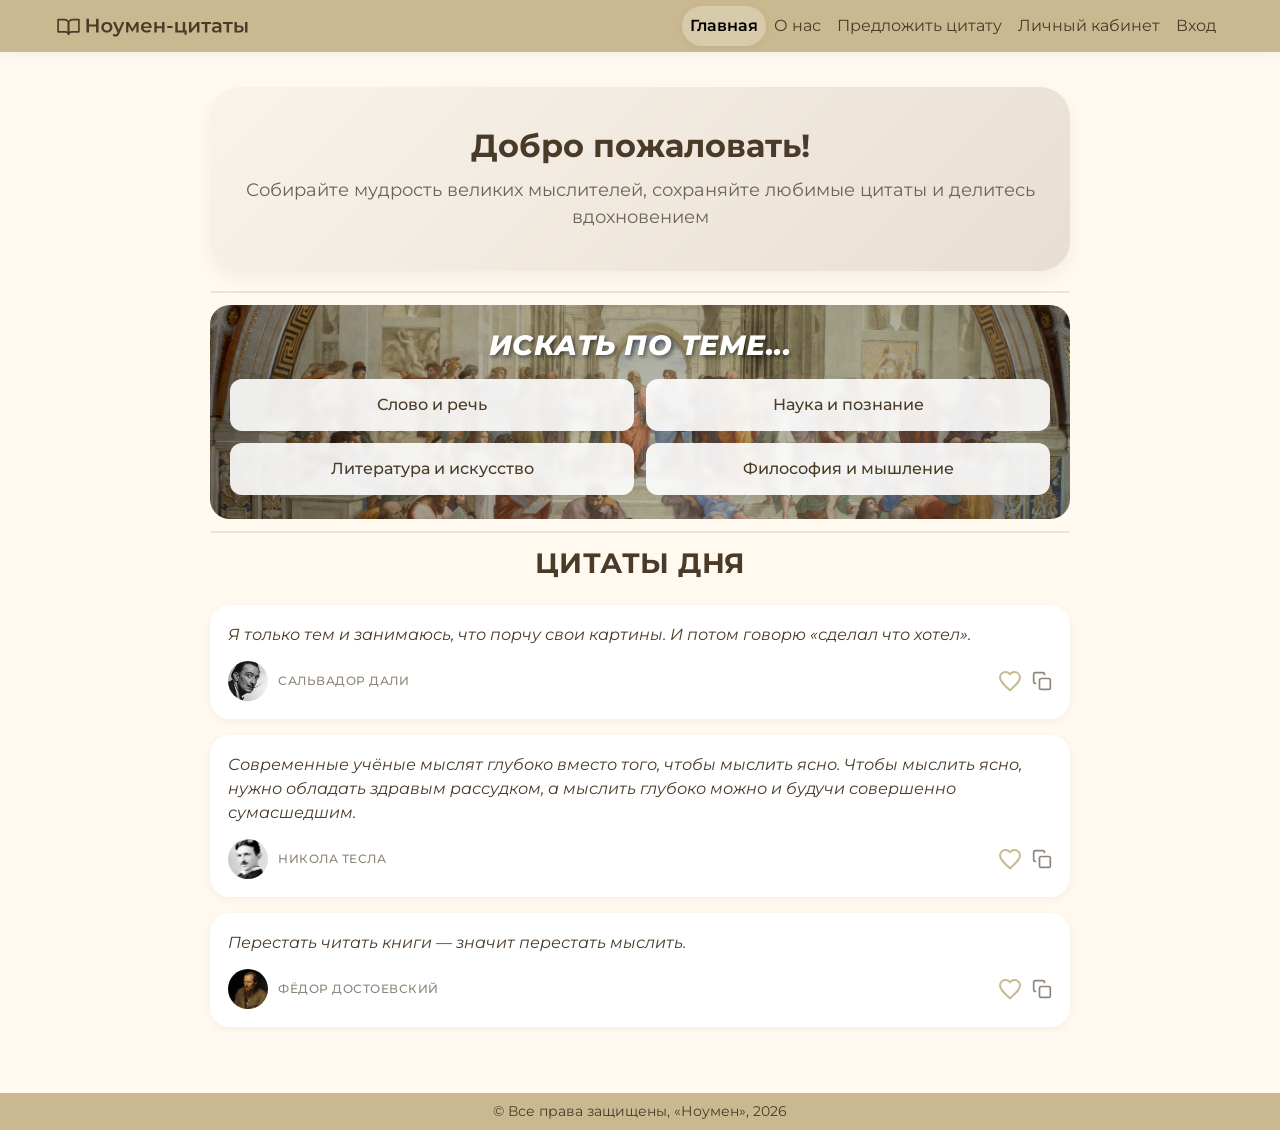
<file: index.html>
<!doctype html>
<html lang="ru">

<head>
  <meta charset="UTF-8" />
  <meta name="viewport" content="width=device-width, initial-scale=1.0, user-scalable=yes" />
  
  <!-- SEO мета-теги -->
  <title>Ноумен — Цитаты великих мыслителей</title>
  <meta name="description" content="Коллекция вдохновляющих цитат философов, писателей и ученых. Сохраняйте любимые высказывания." />
  <meta name="keywords" content="цитаты, афоризмы, философия, мудрые мысли, Ноумен" />
  <meta name="author" content="Ноумен" />
  
  <!-- Стили (оставляем как было) -->
  <link href="https://cdn.jsdelivr.net/npm/bootstrap@5.3.8/dist/css/bootstrap.min.css" rel="stylesheet" />
  <link rel="stylesheet" href="style.css" />
</head>

<body>
  <header>
    <nav class="navbar navbar-expand-lg navbar-light">
      <div class="container">
        <a class="navbar-brand" href="index.html">
          <img src="./img/LOGOTRUE.svg" alt="Логотип Ноумен" width="160" />
        </a>
        <button class="navbar-toggler" type="button" data-bs-toggle="collapse" data-bs-target="#navbarNav">
          <span class="navbar-toggler-icon"></span>
        </button>
        <div class="collapse navbar-collapse" id="navbarNav">
          <ul class="navbar-nav ms-auto" id="mainNav">
            <li class="nav-item">
              <a class="nav-link active" href="index.html">Главная</a>
            </li>
            <li class="nav-item">
              <a class="nav-link" href="about.html">О нас</a>
            </li>
            <li class="nav-item">
              <a class="nav-link" href="suggest.html">Предложить цитату</a>
            </li>
            <li class="nav-item" id="profileLink">
              <a class="nav-link" href="profile.html">Личный кабинет</a>
            </li>
            <li class="nav-item" id="loginLink">
              <a class="nav-link" href="login.html">Вход</a>
            </li>
            <li class="nav-item" id="logoutLink" style="display: none;">
              <a class="nav-link" href="#" id="logoutNavBtn">Выйти</a>
            </li>
          </ul>
        </div>
      </div>
    </nav>
  </header>

  <main>
    <div class="content-wrapper">
      <!-- БАННЕР ДОБРО ПОЖАЛОВАТЬ -->
      <section class="hero-banner">
        <h1>Добро пожаловать!</h1>
        <p>Собирайте мудрость великих мыслителей, сохраняйте любимые цитаты и делитесь вдохновением</p>
      </section>

      <hr class="double-divider" />

      <section class="category">
        <h2>ИСКАТЬ ПО ТЕМЕ...</h2>
        <div class="topics-grid">
          <a href="word.html" class="topic-card">Слово и речь</a>
          <a href="science.html" class="topic-card">Наука и познание</a>
          <a href="literature.html" class="topic-card">Литература и искусство</a>
          <a href="philosophy.html" class="topic-card">Философия и мышление</a>
        </div>
      </section>

      <hr class="double-divider" />

      <section class="quotes-section">
        <h2>ЦИТАТЫ ДНЯ</h2>
        <div class="quotes-container" id="quotesOfDay">
          <!-- Сальвадор Дали -->
          <div class="quote-card">
            <div class="quote-content">
              <p class="quote-text">
                Я только тем и занимаюсь, что порчу свои картины. И потом
                говорю «сделал что хотел».
              </p>
              <div class="quote-footer">
                <div class="quote-author">
                  <div class="author-avatar">
                    <img src="./img/SalvadorDali.webp" alt="Сальвадор Дали" />
                  </div>
                  <span class="author-name">САЛЬВАДОР ДАЛИ</span>
                </div>
                <button class="heart-btn">
                  <svg class="heart-icon" viewBox="0 0 24 24">
                    <path
                      d="M12 21.35l-1.45-1.32C5.4 15.36 2 12.28 2 8.5 2 5.42 4.42 3 7.5 3c1.74 0 3.41.81 4.5 2.09C13.09 3.81 14.76 3 16.5 3 19.58 3 22 5.42 22 8.5c0 3.78-3.4 6.86-8.55 11.54L12 21.35z" />
                  </svg>
                </button>
              </div>
            </div>
          </div>

          <!-- Никола Тесла -->
          <div class="quote-card">
            <div class="quote-content">
              <p class="quote-text">
                Современные учёные мыслят глубоко вместо того, чтобы мыслить
                ясно. Чтобы мыслить ясно, нужно обладать здравым рассудком, а
                мыслить глубоко можно и будучи совершенно сумасшедшим.
              </p>
              <div class="quote-footer">
                <div class="quote-author">
                  <div class="author-avatar">
                    <img src="./img/NikolaTesla.jpeg" alt="Никола Тесла" />
                  </div>
                  <span class="author-name">НИКОЛА ТЕСЛА</span>
                </div>
                <button class="heart-btn">
                  <svg class="heart-icon" viewBox="0 0 24 24">
                    <path
                      d="M12 21.35l-1.45-1.32C5.4 15.36 2 12.28 2 8.5 2 5.42 4.42 3 7.5 3c1.74 0 3.41.81 4.5 2.09C13.09 3.81 14.76 3 16.5 3 19.58 3 22 5.42 22 8.5c0 3.78-3.4 6.86-8.55 11.54L12 21.35z" />
                  </svg>
                </button>
              </div>
            </div>
          </div>

          <!-- Фёдор Достоевский -->
          <div class="quote-card">
            <div class="quote-content">
              <p class="quote-text">
                Перестать читать книги — значит перестать мыслить.
              </p>
              <div class="quote-footer">
                <div class="quote-author">
                  <div class="author-avatar">
                    <img src="./img/Dostoevsky.png" alt="Фёдор Достоевский" />
                  </div>
                  <span class="author-name">ФЁДОР ДОСТОЕВСКИЙ</span>
                </div>
                <button class="heart-btn">
                  <svg class="heart-icon" viewBox="0 0 24 24">
                    <path
                      d="M12 21.35l-1.45-1.32C5.4 15.36 2 12.28 2 8.5 2 5.42 4.42 3 7.5 3c1.74 0 3.41.81 4.5 2.09C13.09 3.81 14.76 3 16.5 3 19.58 3 22 5.42 22 8.5c0 3.78-3.4 6.86-8.55 11.54L12 21.35z" />
                  </svg>
                </button>
              </div>
            </div>
          </div>
        </div>
      </section>
    </div>
  </main>

  <footer class="footer">
    <div class="footer-content">
      <p>© Все права защищены, «Ноумен», 2026</p>
    </div>
  </footer>

  <script src="https://cdn.jsdelivr.net/npm/bootstrap@5.3.8/dist/js/bootstrap.bundle.min.js"></script>
  <script src="script.js"></script>
</body>

</html>
</file>
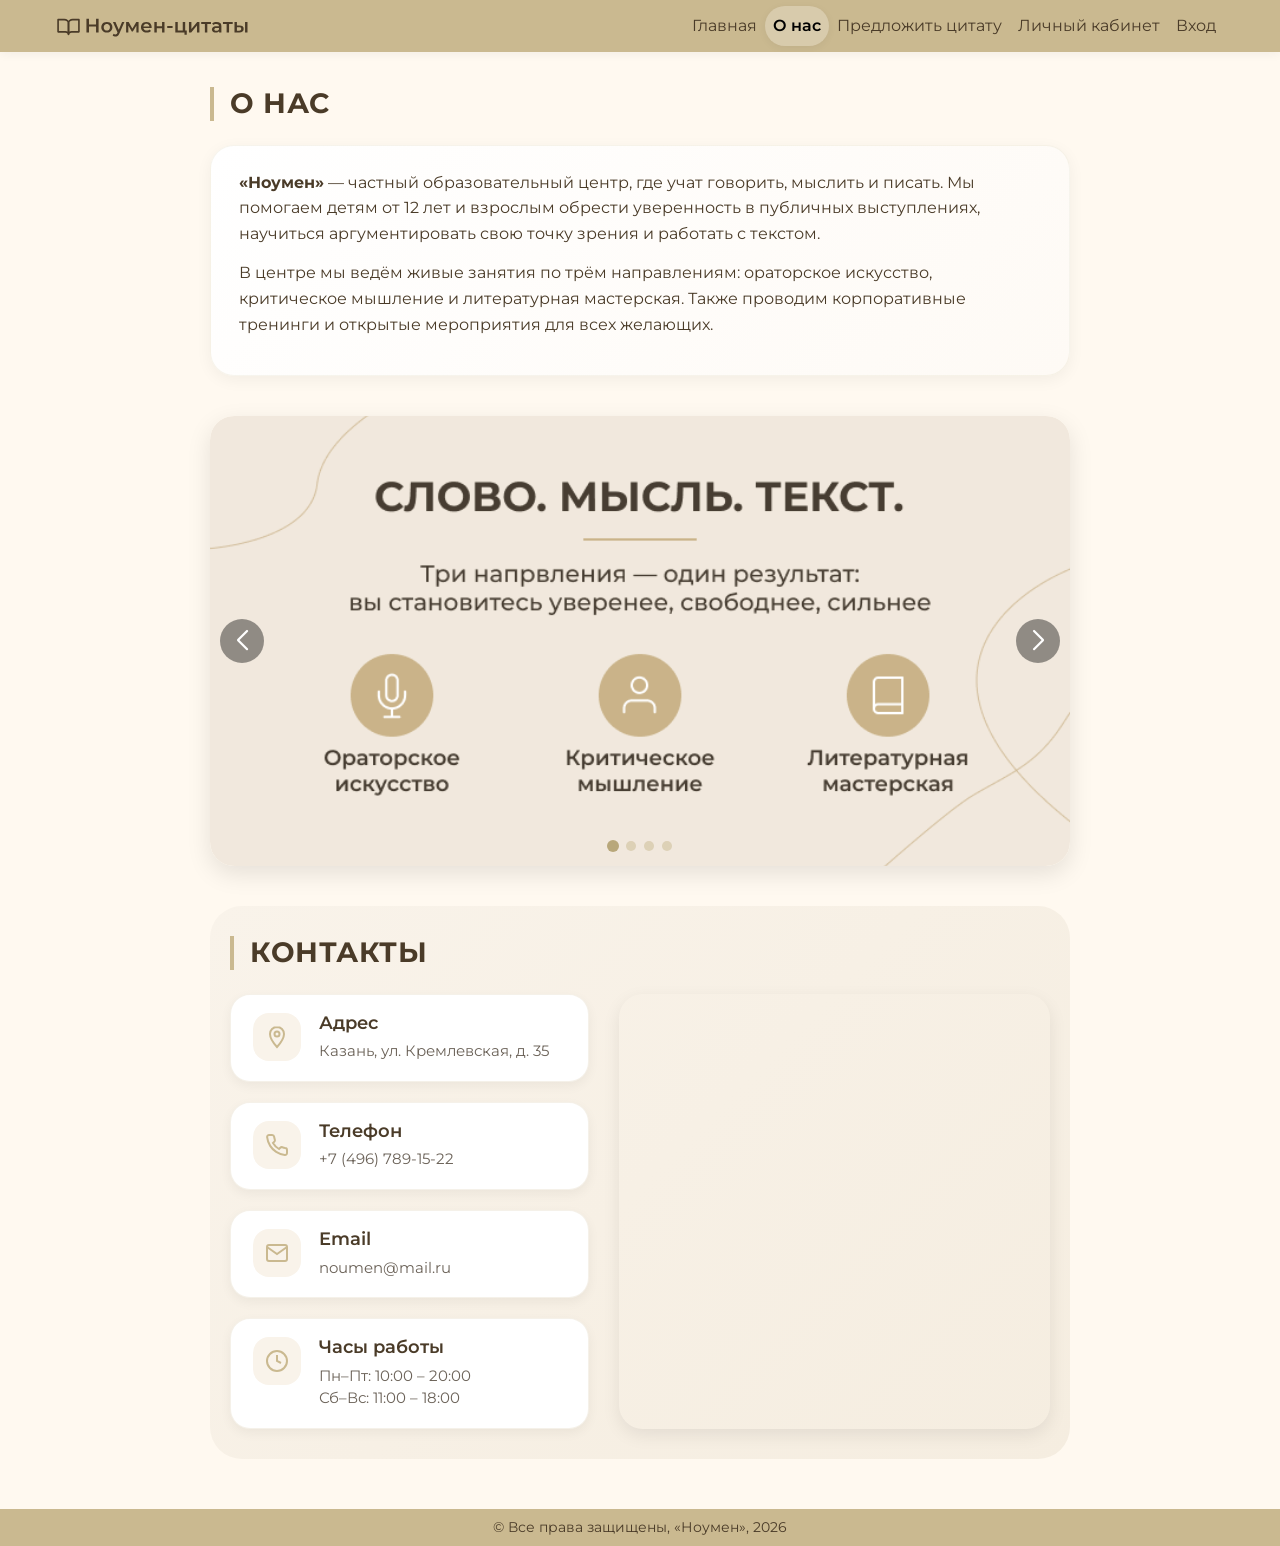
<file: about.html>
<!doctype html>
<html lang="ru">

<head>
  <meta charset="UTF-8" />
  <meta name="viewport" content="width=device-width, initial-scale=1.0, user-scalable=yes" />
  
  <title>Ноумен — О проекте</title>
  <meta name="description" content="Узнайте больше о проекте Ноумен — коллекция мудрых цитат великих мыслителей для развития и вдохновения." />
  <meta name="keywords" content="о нас, проект Ноумен, образовательный центр, цитатник, о проекте" />
  <meta name="author" content="Ноумен" />
  
  <link href="https://cdn.jsdelivr.net/npm/bootstrap@5.3.8/dist/css/bootstrap.min.css" rel="stylesheet" />
  <link rel="stylesheet" href="https://cdn.jsdelivr.net/npm/swiper@11/swiper-bundle.min.css" />
  <link rel="stylesheet" href="style.css" />
</head>

<body>
  <header>
    <nav class="navbar navbar-expand-lg navbar-light">
      <div class="container">
        <a class="navbar-brand" href="index.html">
          <img src="./img/LOGOTRUE.svg" alt="Логотип Ноумен" width="160" />
        </a>
        <button class="navbar-toggler" type="button" data-bs-toggle="collapse" data-bs-target="#navbarNav">
          <span class="navbar-toggler-icon"></span>
        </button>
        <div class="collapse navbar-collapse" id="navbarNav">
          <ul class="navbar-nav ms-auto" id="mainNav">
            <li class="nav-item">
              <a class="nav-link" href="index.html">Главная</a>
            </li>
            <li class="nav-item">
              <a class="nav-link active" href="about.html">О нас</a>
            </li>
            <li class="nav-item">
              <a class="nav-link" href="suggest.html">Предложить цитату</a>
            </li>
            <li class="nav-item" id="profileLink">
              <a class="nav-link" href="profile.html">Личный кабинет</a>
            </li>
            <li class="nav-item" id="loginLink">
              <a class="nav-link" href="login.html">Вход</a>
            </li>
            <li class="nav-item" id="logoutLink" style="display: none;">
              <a class="nav-link" href="#" id="logoutNavBtn">Выйти</a>
            </li>
          </ul>
        </div>
      </div>
    </nav>
  </header>

  <main>
    <div class="content-wrapper">
      <h2 class="about-page-title">О НАС</h2>

      <section class="about-description">
        <p>
          <strong>«Ноумен»</strong> — частный образовательный центр, где учат
          говорить, мыслить и писать. Мы помогаем детям от 12 лет и взрослым
          обрести уверенность в публичных выступлениях, научиться
          аргументировать свою точку зрения и работать с текстом.
        </p>
        <p>
          В центре мы ведём живые занятия по трём направлениям: ораторское
          искусство, критическое мышление и литературная мастерская. Также
          проводим корпоративные тренинги и открытые мероприятия для всех
          желающих.
        </p>
      </section>

      <!-- Карусель "Жизнь центра" -->
      <section class="life-section">

        <div class="swiper life-swiper">
          <div class="swiper-wrapper">
            <div class="swiper-slide">
              <img src="./img/1 TRUE.png" alt="1">
            </div>
            <div class="swiper-slide">
              <img src="./img/2 TRUE.png" alt="2">
            </div>
            <div class="swiper-slide">
              <img src="./img/3 TRUE.png" alt="3">
            </div>
            <div class="swiper-slide">
              <img src="./img/4 TRUE.png" alt="4">
            </div>
          </div>
          <div class="swiper-button-prev"></div>
          <div class="swiper-button-next"></div>
          <div class="swiper-pagination"></div>
        </div>
      </section>

      <!-- Контакты -->
      <section class="about-contact">
        <h2 class="about-contact-title">КОНТАКТЫ</h2>
        <div class="about-contact-grid">
          <div class="about-contact-info">
            <div class="about-contact-item">
              <div class="about-contact-icon">
                <svg viewBox="0 0 24 24" fill="none" stroke="currentColor" stroke-width="2">
                  <path d="M12 2C8.13 2 5 5.13 5 9c0 5.25 7 13 7 13s7-7.75 7-13c0-3.87-3.13-7-7-7z" />
                  <circle cx="12" cy="9" r="2.5" />
                </svg>
              </div>
              <div class="about-contact-text">
                <h3>Адрес</h3>
                <p>Казань, ул. Кремлевская, д. 35</p>
              </div>
            </div>
            <div class="about-contact-item">
              <div class="about-contact-icon">
                <svg viewBox="0 0 24 24" fill="none" stroke="currentColor" stroke-width="2">
                  <path d="M22 16.92v3a2 2 0 01-2.18 2 19.79 19.79 0 01-8.63-3.07 19.5 19.5 0 01-6-6 19.79 19.79 0 01-3.07-8.67A2 2 0 014.11 2h3a2 2 0 012 1.72c.127.96.362 1.903.7 2.81a2 2 0 01-.45 2.11L8 10a16 16 0 006 6l1.27-1.27a2 2 0 012.11-.45c.907.339 1.85.574 2.81.7A2 2 0 0122 16.92z" />
                </svg>
              </div>
              <div class="about-contact-text">
                <h3>Телефон</h3>
                <p><a href="tel:+74967891522">+7 (496) 789-15-22</a></p>
              </div>
            </div>
            <div class="about-contact-item">
              <div class="about-contact-icon">
                <svg viewBox="0 0 24 24" fill="none" stroke="currentColor" stroke-width="2">
                  <path d="M4 4h16c1.1 0 2 .9 2 2v12c0 1.1-.9 2-2 2H4c-1.1 0-2-.9-2-2V6c0-1.1.9-2 2-2z" />
                  <polyline points="22,6 12,13 2,6" />
                </svg>
              </div>
              <div class="about-contact-text">
                <h3>Email</h3>
                <p><a href="mailto:noumen@mail.ru">noumen@mail.ru</a></p>
              </div>
            </div>
            <div class="about-contact-item">
              <div class="about-contact-icon">
                <svg viewBox="0 0 24 24" fill="none" stroke="currentColor" stroke-width="2">
                  <circle cx="12" cy="12" r="10" />
                  <polyline points="12 6 12 12 16 14" />
                </svg>
              </div>
              <div class="about-contact-text">
                <h3>Часы работы</h3>
                <p>Пн–Пт: 10:00 – 20:00<br />Сб–Вс: 11:00 – 18:00</p>
              </div>
            </div>
          </div>
          <div class="about-contact-map">
            <iframe src="https://yandex.ru/map-widget/v1/?ll=49.122135%2C55.792139&z=16&pt=49.122135,55.792139,pm2rdm"
              width="100%" height="100%" frameborder="0" allowfullscreen="true" style="border: none; display: block">
            </iframe>
          </div>
        </div>
      </section>
    </div>
  </main>

  <footer class="footer">
    <div class="footer-content">
      <p>© Все права защищены, «Ноумен», 2026</p>
    </div>
  </footer>

  <script src="https://cdn.jsdelivr.net/npm/bootstrap@5.3.8/dist/js/bootstrap.bundle.min.js"></script>
  <script src="https://cdn.jsdelivr.net/npm/swiper@11/swiper-bundle.min.js"></script>
  <script src="script.js"></script>
</body>

</html>
</file>
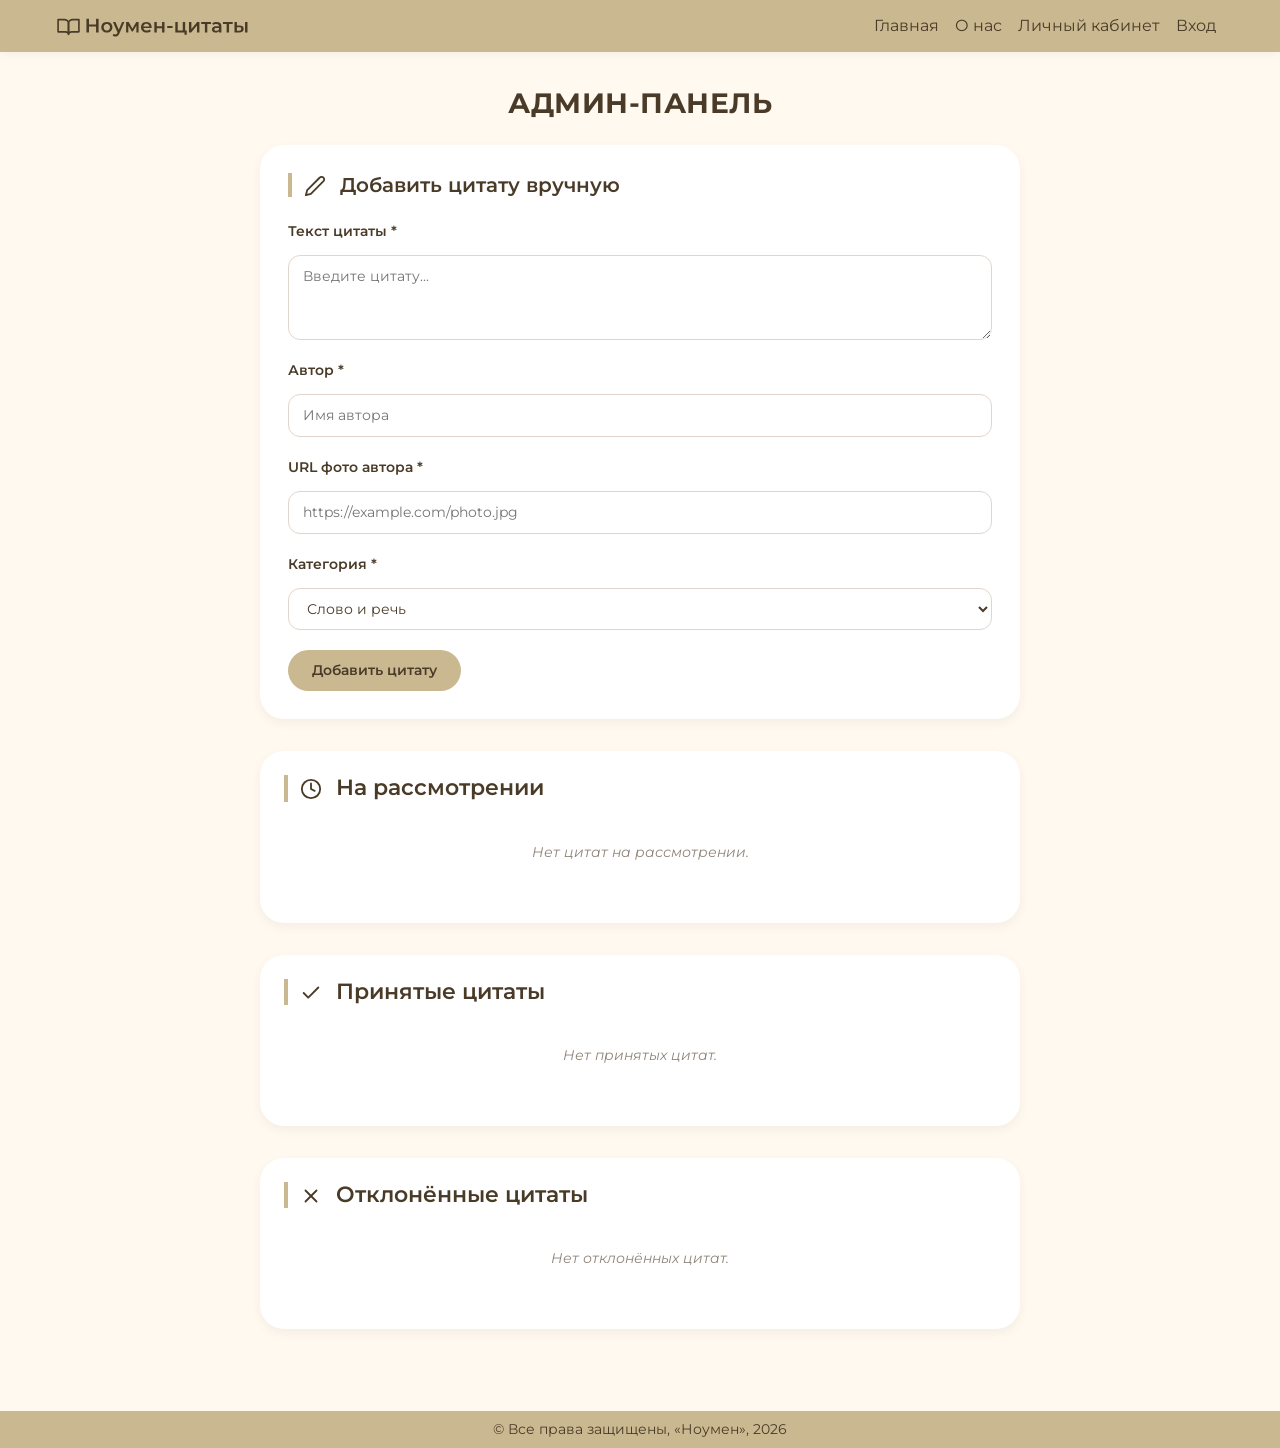
<file: admin.html>
<!doctype html>
<html lang="ru">
<head>
  <meta charset="UTF-8" />
  <meta name="viewport" content="width=device-width, initial-scale=1.0, user-scalable=yes" />
  
  <title>Ноумен — Админ-панель</title>
  <meta name="description" content="Управление контентом сайта: модерация предложенных цитат, добавление новых высказываний и редактирование." />
  <meta name="keywords" content="админ-панель, управление сайтом, модерация цитат" />
  <meta name="author" content="Ноумен" />
  <meta name="robots" content="noindex, nofollow" />
  
  <link href="https://cdn.jsdelivr.net/npm/bootstrap@5.3.8/dist/css/bootstrap.min.css" rel="stylesheet" />
  <link rel="stylesheet" href="style.css" />
</head>
  <body>
    <header>
      <nav class="navbar navbar-expand-lg navbar-light">
        <div class="container">
          <a class="navbar-brand" href="index.html">
            <img src="./img/LOGOTRUE.svg" alt="Логотип Ноумен" width="160" />
          </a>
          <button
            class="navbar-toggler"
            type="button"
            data-bs-toggle="collapse"
            data-bs-target="#navbarNav"
          >
            <span class="navbar-toggler-icon"></span>
          </button>
          <div class="collapse navbar-collapse" id="navbarNav">
            <ul class="navbar-nav ms-auto" id="mainNav">
              <li class="nav-item">
                <a class="nav-link" href="index.html">Главная</a>
              </li>
              <li class="nav-item">
                <a class="nav-link" href="about.html">О нас</a>
              </li>
              <li class="nav-item" id="profileLink">
                <a class="nav-link" href="admin.html">Личный кабинет</a>
              </li>
              <li class="nav-item" id="loginLink" style="display: none;">
                <a class="nav-link" href="login.html">Вход</a>
              </li>
              <li class="nav-item" id="logoutLink">
                <a class="nav-link" href="#" id="logoutNavBtn">Выйти</a>
              </li>
            </ul>
          </div>
        </div>
      </nav>
    </header>

    <main>
      <div class="content-wrapper admin-panel">
        <h2 class="admin-title">АДМИН-ПАНЕЛЬ</h2>

        <!-- Блок 1: Добавление цитаты вручную -->
        <div class="admin-add-form">
          <h3>
            <svg width="22" height="22" viewBox="0 0 24 24" fill="none" stroke="currentColor" stroke-width="2" stroke-linecap="round" stroke-linejoin="round" style="margin-right: 8px; vertical-align: middle;">
              <path d="M17 3a2.85 2.83 0 1 1 4 4L7.5 20.5 2 22l1.5-5.5L17 3z"/>
            </svg>
            Добавить цитату вручную
          </h3>
          <div class="form-group">
            <label>Текст цитаты *</label>
            <textarea id="adminQuoteText" rows="3" placeholder="Введите цитату..."></textarea>
          </div>
          <div class="form-group">
            <label>Автор *</label>
            <input type="text" id="adminAuthorName" placeholder="Имя автора" />
          </div>
          <div class="form-group">
            <label>URL фото автора *</label>
            <input type="url" id="adminAuthorAvatar" placeholder="https://example.com/photo.jpg" required />
          </div>
          <div class="form-group">
            <label>Категория *</label>
            <select id="adminCategory">
              <option value="word">Слово и речь</option>
              <option value="science">Наука и познание</option>
              <option value="literature">Литература и искусство</option>
              <option value="philosophy">Философия и мышление</option>
            </select>
          </div>
          <button id="adminAddQuoteBtn" class="submit-btn">Добавить цитату</button>
        </div>

        <!-- Блок 2: На рассмотрении -->
        <div class="admin-section">
          <h3>
            <svg width="22" height="22" viewBox="0 0 24 24" fill="none" stroke="currentColor" stroke-width="2" stroke-linecap="round" stroke-linejoin="round" style="margin-right: 8px; vertical-align: middle;">
              <circle cx="12" cy="12" r="10"/>
              <polyline points="12 6 12 12 16 14"/>
            </svg>
            На рассмотрении
          </h3>
          <div id="suggestedList">Загрузка...</div>
        </div>

        <!-- Блок 3: Принятые цитаты -->
        <div class="admin-section">
          <h3>
            <svg width="22" height="22" viewBox="0 0 24 24" fill="none" stroke="currentColor" stroke-width="2" stroke-linecap="round" stroke-linejoin="round" style="margin-right: 8px; vertical-align: middle;">
              <polyline points="20 6 9 17 4 12"/>
            </svg>
            Принятые цитаты
          </h3>
          <div id="approvedList">Загрузка...</div>
        </div>

        <!-- Блок 4: Отклонённые цитаты -->
        <div class="admin-section">
          <h3>
            <svg width="22" height="22" viewBox="0 0 24 24" fill="none" stroke="currentColor" stroke-width="2" stroke-linecap="round" stroke-linejoin="round" style="margin-right: 8px; vertical-align: middle;">
              <line x1="18" y1="6" x2="6" y2="18"/>
              <line x1="6" y1="6" x2="18" y2="18"/>
            </svg>
            Отклонённые цитаты
          </h3>
          <div id="rejectedList">Загрузка...</div>
        </div>
      </div>
    </main>

    <!-- Модальное окно для редактирования -->
    <div id="editModal" class="modal">
      <div class="modal-content">
        <span class="close-modal">&times;</span>
        <h3>Редактировать цитату</h3>
        <input type="hidden" id="editQuoteId" />
        <div class="form-group">
          <label>Текст цитаты</label>
          <textarea id="editQuoteText" rows="4"></textarea>
        </div>
        <div class="form-group">
          <label>Автор</label>
          <input type="text" id="editAuthorName" />
        </div>
        <div class="form-group">
          <label>Категория</label>
          <select id="editCategory">
            <option value="word">Слово и речь</option>
            <option value="science">Наука и познание</option>
            <option value="literature">Литература и искусство</option>
            <option value="philosophy">Философия и мышление</option>
          </select>
        </div>
        <div class="form-group">
          <label>URL фото автора</label>
          <input type="url" id="editAuthorAvatar" placeholder="https://example.com/photo.jpg" />
        </div>
        <button id="saveEditBtn" class="submit-btn">Сохранить</button>
      </div>
    </div>

    <footer class="footer">
      <div class="footer-content">
        <p>© Все права защищены, «Ноумен», 2026</p>
      </div>
    </footer>

    <script src="https://cdn.jsdelivr.net/npm/bootstrap@5.3.8/dist/js/bootstrap.bundle.min.js"></script>
    <script src="script.js"></script>
  </body>
</html>
</file>
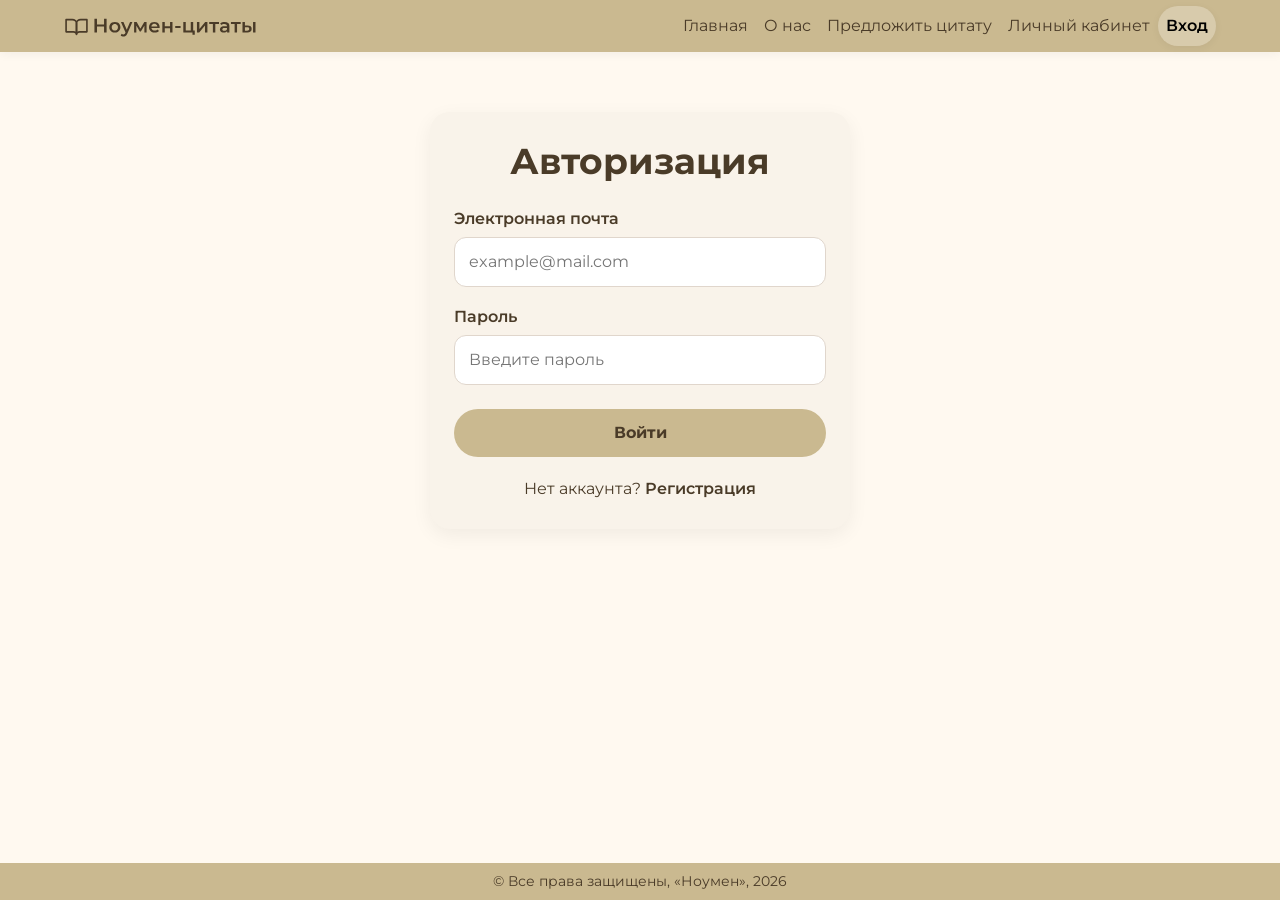
<file: login.html>
<!DOCTYPE html>
<html lang="ru">
<head>
  <meta charset="UTF-8" />
  <meta name="viewport" content="width=device-width, initial-scale=1.0, user-scalable=yes" />
  
  <title>Ноумен — Вход</title>
  <meta name="description" content="Войдите в аккаунт, чтобы сохранять любимые цитаты, создавать коллекции и делиться вдохновением." />
  <meta name="keywords" content="вход, авторизация, личный кабинет, войти в аккаунт" />
  <meta name="author" content="Ноумен" />
  <meta name="robots" content="noindex, nofollow" />
  
  <link href="https://cdn.jsdelivr.net/npm/bootstrap@5.3.8/dist/css/bootstrap.min.css" rel="stylesheet" />
  <link rel="stylesheet" href="style.css" />
</head>
<body>
  <header>
    <div class="container-fluid px-3 px-md-4">
      <nav class="navbar navbar-expand-lg navbar-light">
        <a class="navbar-brand" href="index.html">
         <img src="./img/LOGOTRUE.svg" alt="Логотип Ноумен" width="160">
        </a>
        <button class="navbar-toggler" type="button" data-bs-toggle="collapse" data-bs-target="#navbarNav">
          <span class="navbar-toggler-icon"></span>
        </button>
        <div class="collapse navbar-collapse" id="navbarNav">
        <ul class="navbar-nav ms-auto" id="mainNav">
  <li class="nav-item">
    <a class="nav-link" href="index.html">Главная</a>
  </li>
  <li class="nav-item">
    <a class="nav-link" href="about.html">О нас</a>
  </li>
  <li class="nav-item">
    <a class="nav-link" href="suggest.html">Предложить цитату</a>
  </li>
  <li class="nav-item" id="profileLink">
    <a class="nav-link" href="profile.html">Личный кабинет</a>
  </li>
  <li class="nav-item" id="loginLink">
    <a class="nav-link active" href="login.html">Вход</a>
  </li>
  <li class="nav-item" id="logoutLink" style="display: none;">
    <a class="nav-link" href="#" id="logoutNavBtn">Выйти</a>
  </li>
</ul>
        </div>
      </nav>
    </div>
  </header>

  <main>
    <div class="login-container">
      <div class="login-card">
        <div class="login-card-body">
          <h1 class="login-title">Авторизация</h1>

          <!-- Исправлено: убран action="profile.html" -->
          <form id="loginForm">
            <div class="login-form-group">
              <label for="email" class="login-label">Электронная почта</label>
              <input type="email" id="email" name="email" class="login-input" placeholder="example@mail.com">
            </div>

            <div class="login-form-group">
              <label for="password" class="login-label">Пароль</label>
              <input type="password" id="password" name="password" class="login-input" placeholder="Введите пароль">
            </div>

            <button type="submit" class="login-btn">Войти</button>
          </form>

          <div class="login-register-link">
            Нет аккаунта?
            <a href="register.html">Регистрация</a>
          </div>
        </div>
      </div>
    </div>
  </main>

  <footer class="footer">
    <div class="footer-content">
      <p>© Все права защищены, «Ноумен», 2026</p>
    </div>
  </footer>

  <script src="https://cdn.jsdelivr.net/npm/bootstrap@5.3.8/dist/js/bootstrap.bundle.min.js"></script>
  <script src="script.js"></script>
</body>
</html>
</file>
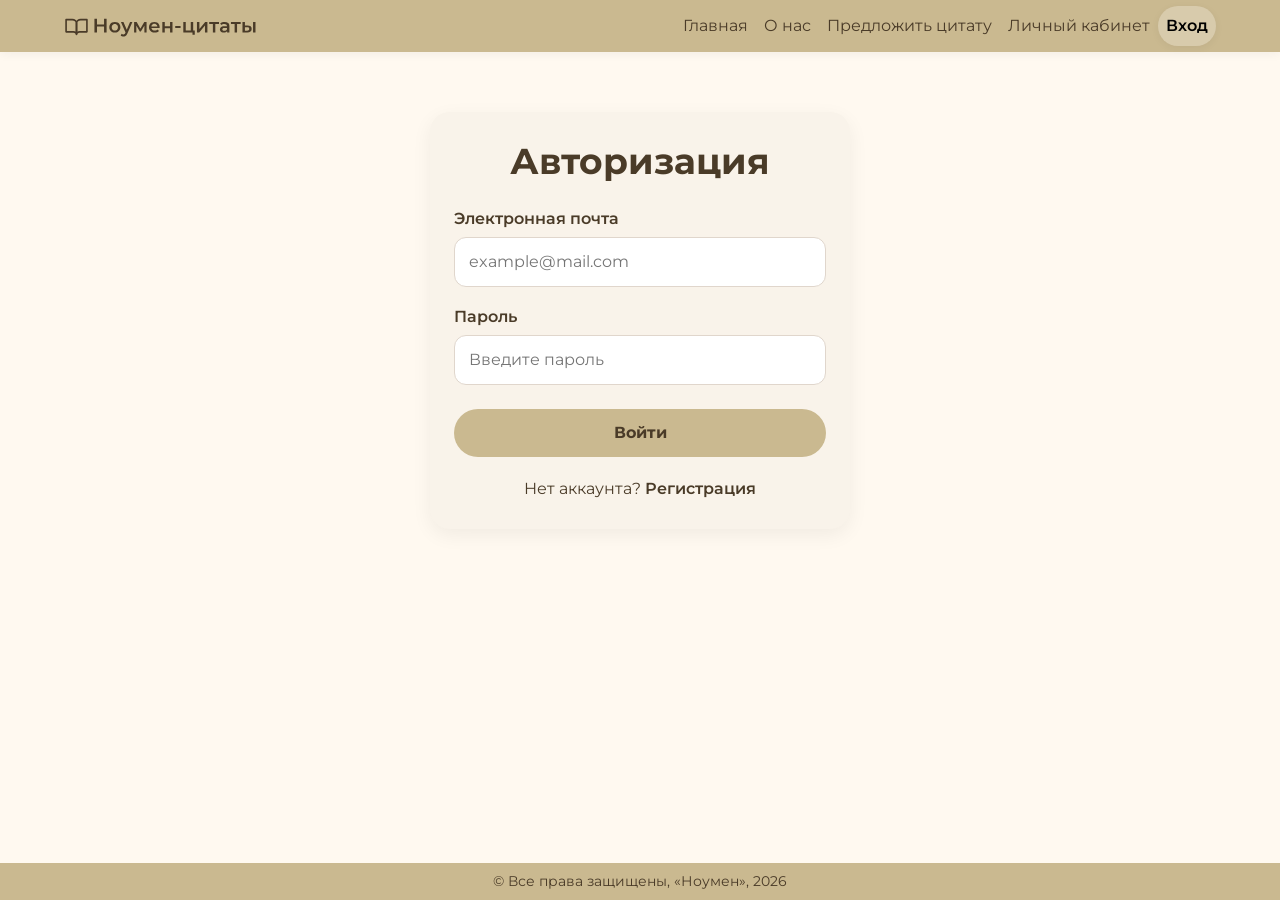
<file: profile.html>
<!DOCTYPE html>
<html lang="ru">

<head>
  <meta charset="UTF-8" />
  <meta name="viewport" content="width=device-width, initial-scale=1.0, user-scalable=yes" />
  
  <title>Ноумен — Личный кабинет</title>
  <meta name="description" content="Ваш личный кабинет для сохранения любимых цитат, управления профилем и отслеживания избранного." />
  <meta name="keywords" content="личный кабинет, сохраненные цитаты, профиль, избранное" />
  <meta name="author" content="Ноумен" />
  <meta name="robots" content="noindex, nofollow" />
  
  <link href="https://cdn.jsdelivr.net/npm/bootstrap@5.3.8/dist/css/bootstrap.min.css" rel="stylesheet" />
  <link rel="stylesheet" href="style.css" />
</head>

<body>
  <header>
    <nav class="navbar navbar-expand-lg navbar-light">
      <div class="container">
        <a class="navbar-brand" href="index.html">
          <img src="./img/LOGOTRUE.svg" alt="Логотип Ноумен" width="160" />
        </a>
        <button class="navbar-toggler" type="button" data-bs-toggle="collapse" data-bs-target="#navbarNav">
          <span class="navbar-toggler-icon"></span>
        </button>
        <div class="collapse navbar-collapse" id="navbarNav">
          <ul class="navbar-nav ms-auto" id="mainNav">
            <li class="nav-item">
              <a class="nav-link" href="index.html">Главная</a>
            </li>
            <li class="nav-item">
              <a class="nav-link" href="about.html">О нас</a>
            </li>
            <li class="nav-item">
              <a class="nav-link" href="suggest.html">Предложить цитату</a>
            </li>
            <li class="nav-item" id="profileLink">
              <a class="nav-link active" href="profile.html">Личный кабинет</a>
            </li>
            <li class="nav-item" id="loginLink">
              <a class="nav-link" href="login.html">Вход</a>
            </li>
            <li class="nav-item" id="logoutLink" style="display: none;">
              <a class="nav-link" href="#" id="logoutNavBtn">Выйти</a>
            </li>
          </ul>
        </div>
      </div>
    </nav>
  </header>

  <main>
    <div class="content-wrapper">
      <div class="profile-container">
        <div class="profile-sidebar">
          <div class="avatar-section">
            <div class="avatar-circle">
              <img src="./img/ava.webp" alt="Аватар" />
            </div>
          </div>
        </div>

        <div class="profile-form-container">
          <form id="profileForm" class="profile-form">
            <div class="form-group">
              <label for="nickname">Никнейм</label>
              <input type="text" id="nickname" name="nickname" value="Мыслитель_Ноумен" placeholder="Ваш никнейм" />
              <small class="form-hint">Как вас будут видеть другие пользователи</small>
            </div>

            <div class="form-group">
              <label for="email">Электронная почта</label>
              <input type="email" id="email" name="email" value="user@noumen.ru" placeholder="example@mail.com" />
              <small class="form-hint">Используется для входа и уведомлений</small>
            </div>

            <div class="form-actions">
              <button type="button" class="btn-cancel" id="cancelBtn">
                Отмена
              </button>
              <button type="submit" class="btn-save">
                Сохранить изменения
              </button>
            </div>

            <div id="saveMessage" class="save-message"></div>
          </form>
        </div>
      </div>

      <hr class="double-divider" />

      <div class="quotes-section">
        <h2>СОХРАНЁННЫЕ ЦИТАТЫ</h2>
        <div class="quotes-container" id="savedQuotesContainer">
          <!-- Сюда JS будет подставлять сохранённые цитаты -->
        </div>
      </div>
    </div>
  </main>

  <footer class="footer">
    <div class="footer-content">
      <p>© Все права защищены, «Ноумен», 2026</p>
    </div>
  </footer>

  <button class="scroll-to-top" id="scrollToTop" aria-label="Наверх">
    <svg viewBox="0 0 24 24">
      <path d="M12 5L12 19M12 5L6 11M12 5L18 11" stroke-linecap="round" stroke-linejoin="round" />
    </svg>
  </button>

  <script src="https://cdn.jsdelivr.net/npm/bootstrap@5.3.8/dist/js/bootstrap.bundle.min.js"></script>
  <script src="script.js"></script>
</body>

</html>
</file>
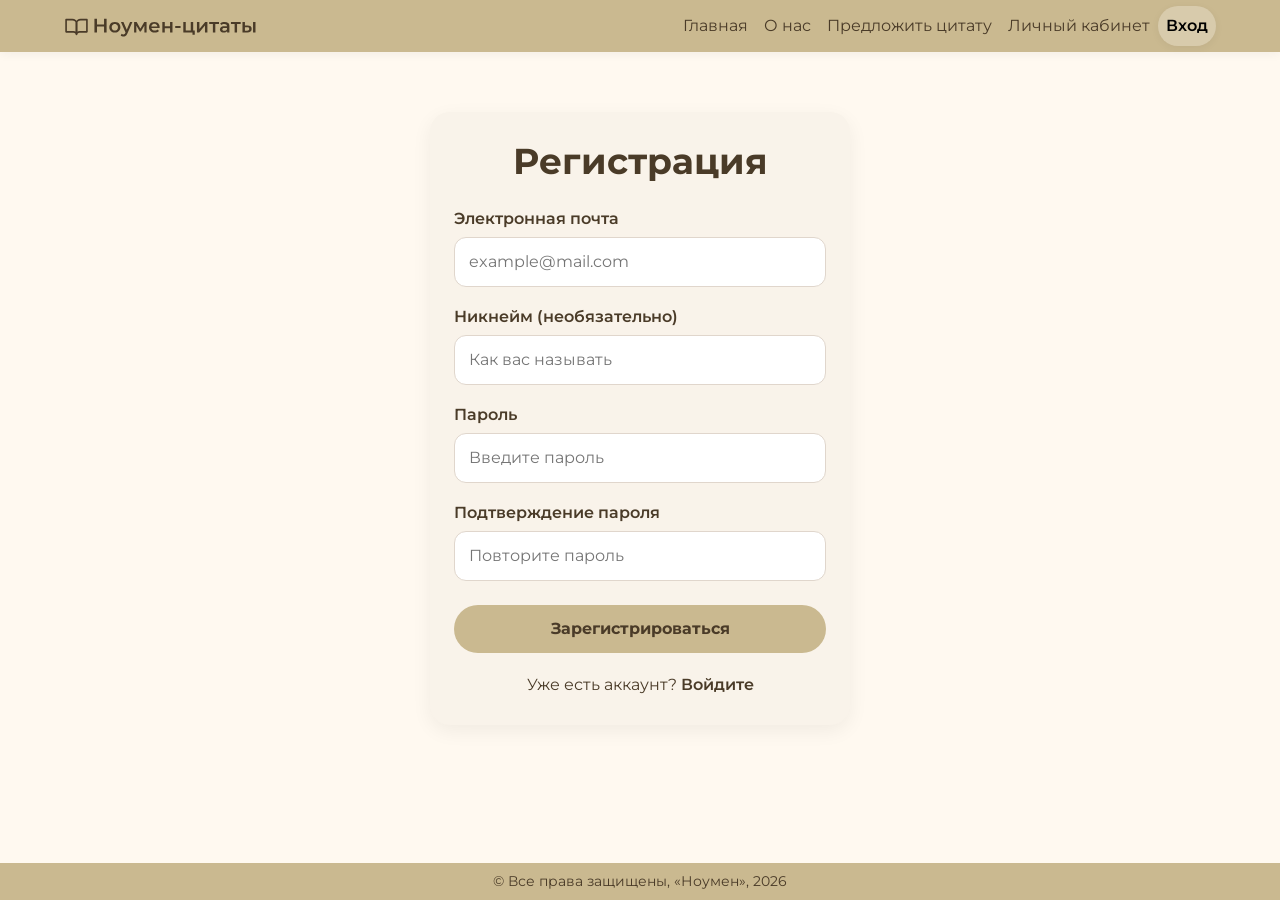
<file: register.html>
<!doctype html>
<html lang="ru">
<head>
  <meta charset="UTF-8" />
  <meta name="viewport" content="width=device-width, initial-scale=1.0, user-scalable=yes" />
  
  <title>Ноумен — Регистрация</title>
  <meta name="description" content="Зарегистрируйтесь, чтобы сохранять любимые цитаты, создавать свою коллекцию и делиться вдохновением с друзьями." />
  <meta name="keywords" content="регистрация, создать аккаунт, новый пользователь" />
  <meta name="author" content="Ноумен" />
  <meta name="robots" content="noindex, nofollow" />
  
  <link href="https://cdn.jsdelivr.net/npm/bootstrap@5.3.8/dist/css/bootstrap.min.css" rel="stylesheet" />
  <link rel="stylesheet" href="style.css" />
</head>
  <body>
    <header>
      <div class="container-fluid px-3 px-md-4">
        <nav class="navbar navbar-expand-lg navbar-light">
          <a class="navbar-brand" href="index.html">
            <img src="./img/LOGOTRUE.svg" alt="Логотип Ноумен" width="160" />
          </a>
          <button
            class="navbar-toggler"
            type="button"
            data-bs-toggle="collapse"
            data-bs-target="#navbarNav"
          >
            <span class="navbar-toggler-icon"></span>
          </button>
          <div class="collapse navbar-collapse" id="navbarNav">
           <ul class="navbar-nav ms-auto" id="mainNav">
  <li class="nav-item">
    <a class="nav-link" href="index.html">Главная</a>
  </li>
  <li class="nav-item">
    <a class="nav-link" href="about.html">О нас</a>
  </li>
  <li class="nav-item">
    <a class="nav-link" href="suggest.html">Предложить цитату</a>
  </li>
  <li class="nav-item" id="profileLink">
    <a class="nav-link" href="profile.html">Личный кабинет</a>
  </li>
  <li class="nav-item" id="loginLink">
    <a class="nav-link active" href="login.html">Вход</a>
  </li>
  <li class="nav-item" id="logoutLink" style="display: none;">
    <a class="nav-link" href="#" id="logoutNavBtn">Выйти</a>
  </li>
</ul>
          </div>
        </nav>
      </div>
    </header>

    <main>
      <div class="register-container">
        <div class="register-card">
          <div class="register-card-body">
            <h1 class="register-title">Регистрация</h1>

            <!-- Исправлено: убран action="profile.html" -->
            <form id="registerForm">
              <div class="register-form-group">
                <label for="email" class="register-label"
                  >Электронная почта</label
                >
                <input
                  type="email"
                  id="email"
                  name="email"
                  class="register-input"
                  placeholder="example@mail.com"
                />
              </div>

              <div class="register-form-group">
  <label for="nickname" class="register-label">Никнейм (необязательно)</label>
  <input type="text" id="nickname" name="nickname" class="register-input" placeholder="Как вас называть">
</div>

              <div class="register-form-group">
                <label for="password" class="register-label">Пароль</label>
                <input
                  type="password"
                  id="password"
                  name="password"
                  class="register-input"
                  placeholder="Введите пароль"
                />
              </div>

              <div class="register-form-group">
                <label for="confirm_password" class="register-label"
                  >Подтверждение пароля</label
                >
                <input
                  type="password"
                  id="confirm_password"
                  name="confirm_password"
                  class="register-input"
                  placeholder="Повторите пароль"
                />
                <div id="passwordError" class="register-error-message"></div>
              </div>

              <button type="submit" class="register-btn">
                Зарегистрироваться
              </button>
            </form>

            <div class="register-login-link">
              Уже есть аккаунт?
              <a href="login.html">Войдите</a>
            </div>
          </div>
        </div>
      </div>
    </main>

    <footer class="footer">
      <div class="footer-content">
        <p>© Все права защищены, «Ноумен», 2026</p>
      </div>
    </footer>

    <script src="https://cdn.jsdelivr.net/npm/bootstrap@5.3.8/dist/js/bootstrap.bundle.min.js"></script>
    <script src="script.js"></script>
  </body>
</html>
</file>
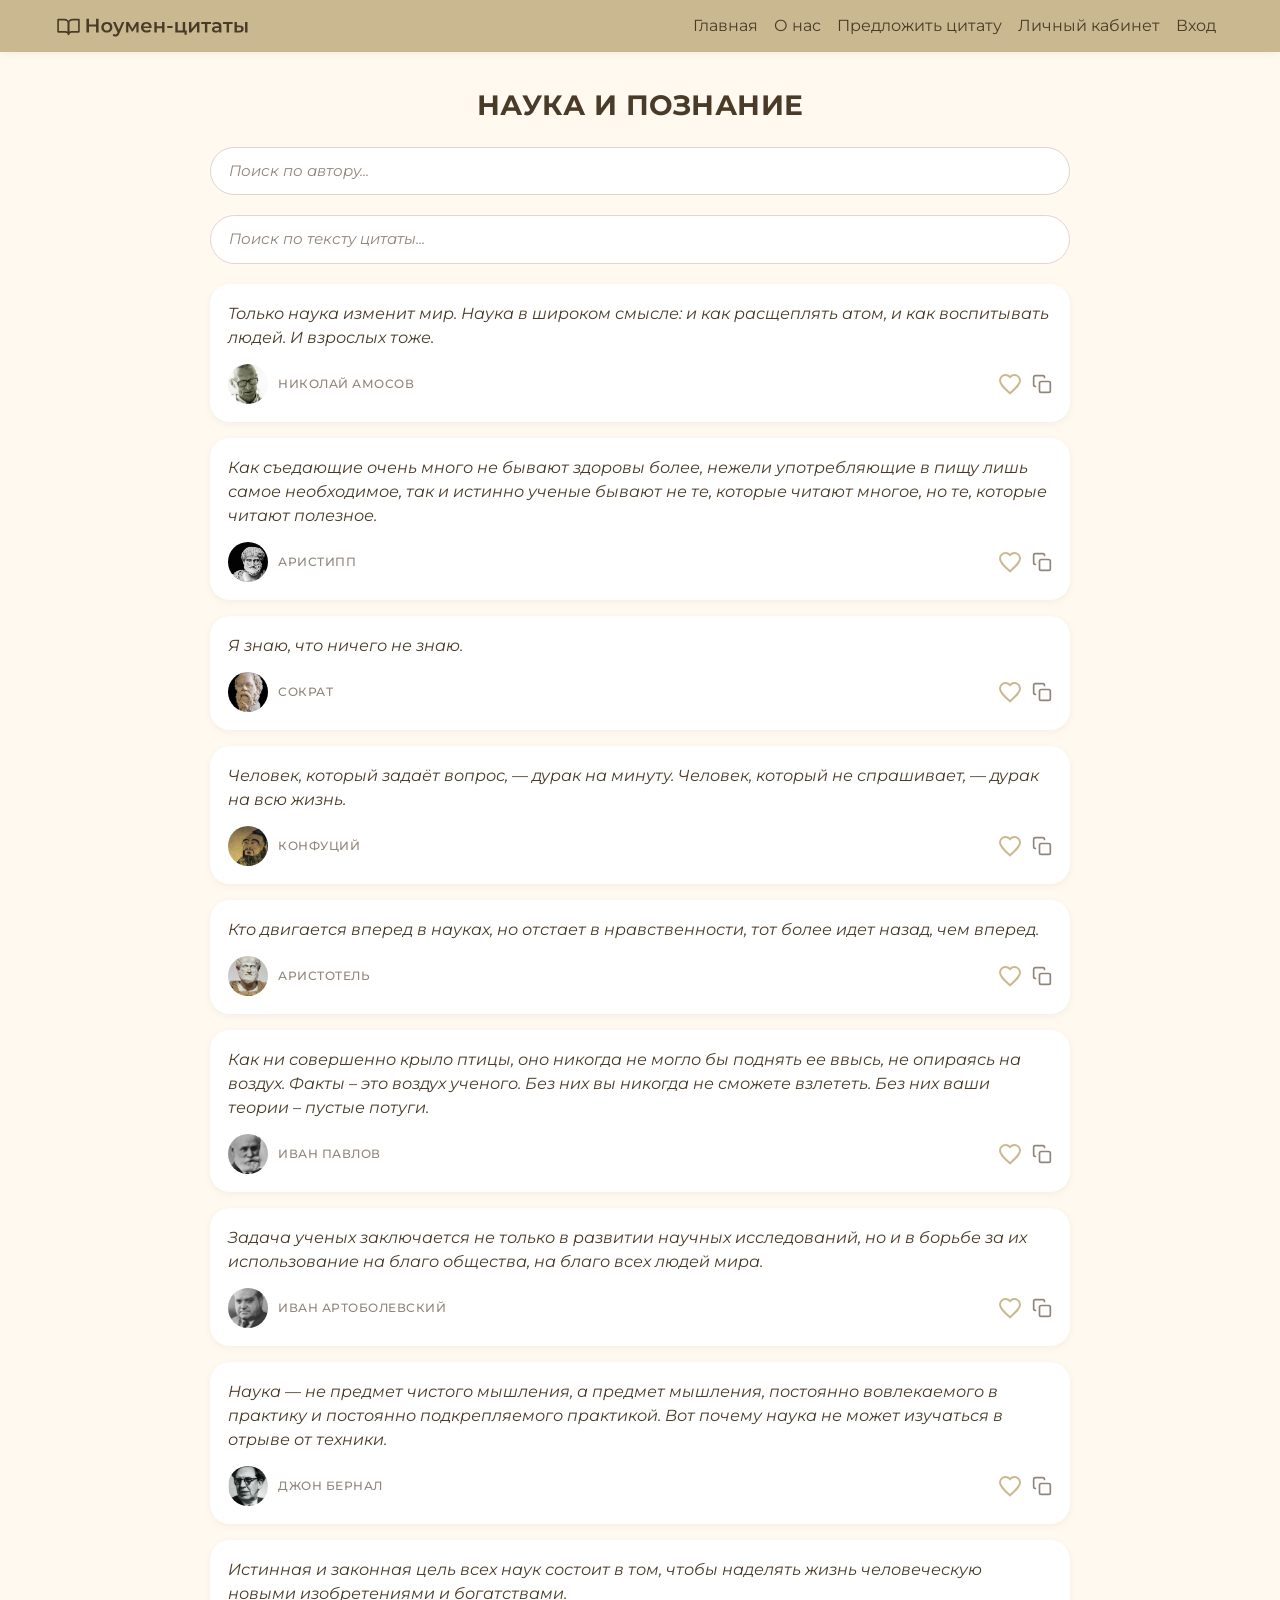
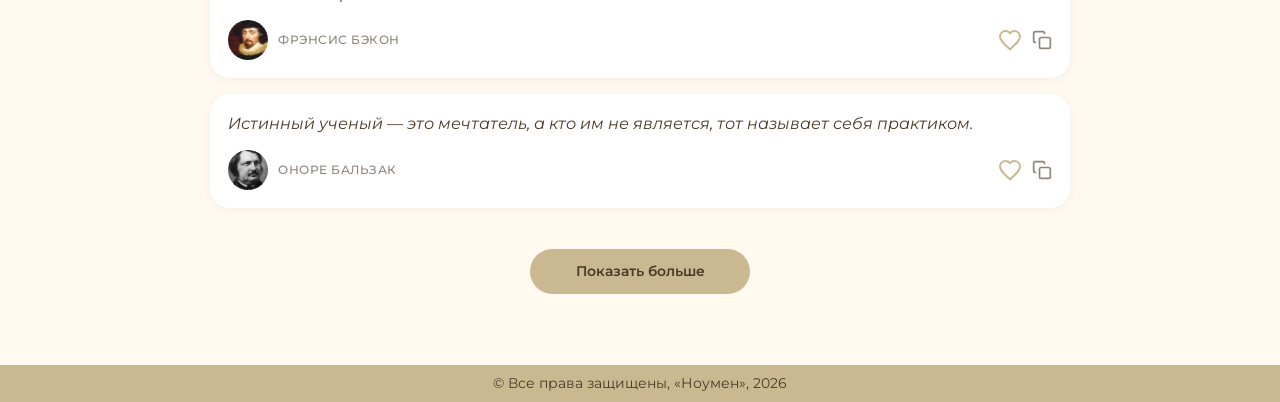
<file: science.html>
<!doctype html>
<html lang="ru">
<head>
  <meta charset="UTF-8" />
  <meta name="viewport" content="width=device-width, initial-scale=1.0, user-scalable=yes" />
  
  <title>Ноумен — Наука и познание</title>
  <meta name="description" content="Вдохновляющие высказывания великих ученых о научном поиске, истине и роли знаний в жизни человека." />
  <meta name="keywords" content="наука, познание, цитаты ученых, Эйнштейн, Павлов, Вернадский, открытия" />
  <meta name="author" content="Ноумен" />
  
  <link href="https://cdn.jsdelivr.net/npm/bootstrap@5.3.8/dist/css/bootstrap.min.css" rel="stylesheet" />
  <link rel="stylesheet" href="style.css" />
</head>
  <body>
    <header>
      <nav class="navbar navbar-expand-lg navbar-light">
        <div class="container">
          <a class="navbar-brand" href="index.html">
            <img src="./img/LOGOTRUE.svg" alt="Логотип Ноумен" width="160" />
          </a>
          <button
            class="navbar-toggler"
            type="button"
            data-bs-toggle="collapse"
            data-bs-target="#navbarNav"
          >
            <span class="navbar-toggler-icon"></span>
          </button>
          <div class="collapse navbar-collapse" id="navbarNav">
            <ul class="navbar-nav ms-auto" id="mainNav">
              <li class="nav-item">
                <a class="nav-link" href="index.html">Главная</a>
              </li>
              <li class="nav-item">
                <a class="nav-link" href="about.html">О нас</a>
              </li>
              <li class="nav-item">
                <a class="nav-link" href="suggest.html">Предложить цитату</a>
              </li>
              <li class="nav-item" id="profileLink">
                <a class="nav-link" href="profile.html">Личный кабинет</a>
              </li>
              <li class="nav-item" id="loginLink">
                <a class="nav-link" href="login.html">Вход</a>
              </li>
              <li class="nav-item" id="logoutLink" style="display: none">
                <a class="nav-link" href="#" id="logoutNavBtn">Выйти</a>
              </li>
            </ul>
          </div>
        </div>
      </nav>
    </header>

    <main>
      <div class="content-wrapper">
        <section class="quotes-section">
          <h2>НАУКА И ПОЗНАНИЕ</h2>

          <!-- Панель: поиск по автору и по тексту -->
          <div class="search-sort-panel">
            <!-- Поиск по автору -->
            <div class="search-box">
              <input
                type="text"
                id="authorSearch"
                placeholder="Поиск по автору..."
                class="search-input"
              />
              <button
                id="clearAuthorSearch"
                class="search-clear"
                aria-label="Очистить"
              >
                ✕
              </button>
            </div>

            <!-- Поиск по тексту цитаты -->
            <div class="search-box">
              <input
                type="text"
                id="textSearch"
                placeholder="Поиск по тексту цитаты..."
                class="search-input"
              />
              <button
                id="clearTextSearch"
                class="search-clear"
                aria-label="Очистить"
              >
                ✕
              </button>
            </div>
          </div>

          <div class="quotes-container" id="quotesContainer">
            <!-- 1. Николай Амосов -->
            <div class="quote-card" data-author="Николай Амосов">
              <div class="quote-content">
                <p class="quote-text">
                  Только наука изменит мир. Наука в широком смысле: и как
                  расщеплять атом, и как воспитывать людей. И взрослых тоже.
                </p>
                <div class="quote-footer">
                  <div class="quote-author">
                    <div class="author-avatar">
                      <img src="./img/AMOSOV.webp" alt="Амосов" />
                    </div>
                    <span class="author-name">НИКОЛАЙ АМОСОВ</span>
                  </div>
                  <button class="heart-btn">
                    <svg class="heart-icon" viewBox="0 0 24 24">
                      <path
                        d="M12 21.35l-1.45-1.32C5.4 15.36 2 12.28 2 8.5 2 5.42 4.42 3 7.5 3c1.74 0 3.41.81 4.5 2.09C13.09 3.81 14.76 3 16.5 3 19.58 3 22 5.42 22 8.5c0 3.78-3.4 6.86-8.55 11.54L12 21.35z"
                      />
                    </svg>
                  </button>
                </div>
              </div>
            </div>

            <!-- 2. Аристипп -->
            <div class="quote-card" data-author="Аристипп">
              <div class="quote-content">
                <p class="quote-text">
                  Как съедающие очень много не бывают здоровы более, нежели
                  употребляющие в пищу лишь самое необходимое, так и истинно
                  ученые бывают не те, которые читают многое, но те, которые
                  читают полезное.
                </p>
                <div class="quote-footer">
                  <div class="quote-author">
                    <div class="author-avatar">
                      <img src="./img/aristippus.png" alt="Аристипп" />
                    </div>
                    <span class="author-name">АРИСТИПП</span>
                  </div>
                  <button class="heart-btn">
                    <svg class="heart-icon" viewBox="0 0 24 24">
                      <path
                        d="M12 21.35l-1.45-1.32C5.4 15.36 2 12.28 2 8.5 2 5.42 4.42 3 7.5 3c1.74 0 3.41.81 4.5 2.09C13.09 3.81 14.76 3 16.5 3 19.58 3 22 5.42 22 8.5c0 3.78-3.4 6.86-8.55 11.54L12 21.35z"
                      />
                    </svg>
                  </button>
                </div>
              </div>
            </div>

            <!-- 3. Сократ -->
            <div class="quote-card" data-author="Сократ">
              <div class="quote-content">
                <p class="quote-text">Я знаю, что ничего не знаю.</p>
                <div class="quote-footer">
                  <div class="quote-author">
                    <div class="author-avatar">
                      <img src="./img/Socrate.jpg" alt="Сократ" />
                    </div>
                    <span class="author-name">СОКРАТ</span>
                  </div>
                  <button class="heart-btn">
                    <svg class="heart-icon" viewBox="0 0 24 24">
                      <path
                        d="M12 21.35l-1.45-1.32C5.4 15.36 2 12.28 2 8.5 2 5.42 4.42 3 7.5 3c1.74 0 3.41.81 4.5 2.09C13.09 3.81 14.76 3 16.5 3 19.58 3 22 5.42 22 8.5c0 3.78-3.4 6.86-8.55 11.54L12 21.35z"
                      />
                    </svg>
                  </button>
                </div>
              </div>
            </div>

            <!-- 4. Конфуций -->
            <div class="quote-card" data-author="Конфуций">
              <div class="quote-content">
                <p class="quote-text">
                  Человек, который задаёт вопрос, — дурак на минуту. Человек,
                  который не спрашивает, — дурак на всю жизнь.
                </p>
                <div class="quote-footer">
                  <div class="quote-author">
                    <div class="author-avatar">
                      <img src="./img/CONFUCIUS1.webp" alt="Конфуций" />
                    </div>
                    <span class="author-name">КОНФУЦИЙ</span>
                  </div>
                  <button class="heart-btn">
                    <svg class="heart-icon" viewBox="0 0 24 24">
                      <path
                        d="M12 21.35l-1.45-1.32C5.4 15.36 2 12.28 2 8.5 2 5.42 4.42 3 7.5 3c1.74 0 3.41.81 4.5 2.09C13.09 3.81 14.76 3 16.5 3 19.58 3 22 5.42 22 8.5c0 3.78-3.4 6.86-8.55 11.54L12 21.35z"
                      />
                    </svg>
                  </button>
                </div>
              </div>
            </div>

            <!-- 5. Аристотель -->
            <div class="quote-card" data-author="Аристотель">
              <div class="quote-content">
                <p class="quote-text">
                  Кто двигается вперед в науках, но отстает в нравственности,
                  тот более идет назад, чем вперед.
                </p>
                <div class="quote-footer">
                  <div class="quote-author">
                    <div class="author-avatar">
                      <img src="./img/Aristotle.jpg" alt="Аристотель" />
                    </div>
                    <span class="author-name">АРИСТОТЕЛЬ</span>
                  </div>
                  <button class="heart-btn">
                    <svg class="heart-icon" viewBox="0 0 24 24">
                      <path
                        d="M12 21.35l-1.45-1.32C5.4 15.36 2 12.28 2 8.5 2 5.42 4.42 3 7.5 3c1.74 0 3.41.81 4.5 2.09C13.09 3.81 14.76 3 16.5 3 19.58 3 22 5.42 22 8.5c0 3.78-3.4 6.86-8.55 11.54L12 21.35z"
                      />
                    </svg>
                  </button>
                </div>
              </div>
            </div>

            <!-- 6. Иван Павлов -->
            <div class="quote-card" data-author="Иван Павлов">
              <div class="quote-content">
                <p class="quote-text">
                  Как ни совершенно крыло птицы, оно никогда не могло бы поднять
                  ее ввысь, не опираясь на воздух. Факты – это воздух ученого.
                  Без них вы никогда не сможете взлететь. Без них ваши теории –
                  пустые потуги.
                </p>
                <div class="quote-footer">
                  <div class="quote-author">
                    <div class="author-avatar">
                      <img src="./img/Pavlov.jpg" alt="Павлов" />
                    </div>
                    <span class="author-name">ИВАН ПАВЛОВ</span>
                  </div>
                  <button class="heart-btn">
                    <svg class="heart-icon" viewBox="0 0 24 24">
                      <path
                        d="M12 21.35l-1.45-1.32C5.4 15.36 2 12.28 2 8.5 2 5.42 4.42 3 7.5 3c1.74 0 3.41.81 4.5 2.09C13.09 3.81 14.76 3 16.5 3 19.58 3 22 5.42 22 8.5c0 3.78-3.4 6.86-8.55 11.54L12 21.35z"
                      />
                    </svg>
                  </button>
                </div>
              </div>
            </div>

            <!-- 7. Иван Артоболевский -->
            <div class="quote-card" data-author="Иван Артоболевский">
              <div class="quote-content">
                <p class="quote-text">
                  Задача ученых заключается не только в развитии научных
                  исследований, но и в борьбе за их использование на благо
                  общества, на благо всех людей мира.
                </p>
                <div class="quote-footer">
                  <div class="quote-author">
                    <div class="author-avatar">
                      <img src="./img/ARTOBOLEVSKY.webp" alt="Артоболевский" />
                    </div>
                    <span class="author-name">ИВАН АРТОБОЛЕВСКИЙ</span>
                  </div>
                  <button class="heart-btn">
                    <svg class="heart-icon" viewBox="0 0 24 24">
                      <path
                        d="M12 21.35l-1.45-1.32C5.4 15.36 2 12.28 2 8.5 2 5.42 4.42 3 7.5 3c1.74 0 3.41.81 4.5 2.09C13.09 3.81 14.76 3 16.5 3 19.58 3 22 5.42 22 8.5c0 3.78-3.4 6.86-8.55 11.54L12 21.35z"
                      />
                    </svg>
                  </button>
                </div>
              </div>
            </div>

            <!-- 8. Джон Бернал -->
            <div class="quote-card" data-author="Джон Бернал">
              <div class="quote-content">
                <p class="quote-text">
                  Наука — не предмет чистого мышления, а предмет мышления,
                  постоянно вовлекаемого в практику и постоянно подкрепляемого
                  практикой. Вот почему наука не может изучаться в отрыве от
                  техники.
                </p>
                <div class="quote-footer">
                  <div class="quote-author">
                    <div class="author-avatar">
                      <img src="./img/bernal.jpg" alt="Бернал" />
                    </div>
                    <span class="author-name">ДЖОН БЕРНАЛ</span>
                  </div>
                  <button class="heart-btn">
                    <svg class="heart-icon" viewBox="0 0 24 24">
                      <path
                        d="M12 21.35l-1.45-1.32C5.4 15.36 2 12.28 2 8.5 2 5.42 4.42 3 7.5 3c1.74 0 3.41.81 4.5 2.09C13.09 3.81 14.76 3 16.5 3 19.58 3 22 5.42 22 8.5c0 3.78-3.4 6.86-8.55 11.54L12 21.35z"
                      />
                    </svg>
                  </button>
                </div>
              </div>
            </div>

            <!-- 9. Фрэнсис Бэкон -->
            <div class="quote-card" data-author="Фрэнсис Бэкон">
              <div class="quote-content">
                <p class="quote-text">
                  Истинная и законная цель всех наук состоит в том, чтобы
                  наделять жизнь человеческую новыми изобретениями и
                  богатствами.
                </p>
                <div class="quote-footer">
                  <div class="quote-author">
                    <div class="author-avatar">
                      <img src="./img/Bacon.png" alt="Бэкон" />
                    </div>
                    <span class="author-name">ФРЭНСИС БЭКОН</span>
                  </div>
                  <button class="heart-btn">
                    <svg class="heart-icon" viewBox="0 0 24 24">
                      <path
                        d="M12 21.35l-1.45-1.32C5.4 15.36 2 12.28 2 8.5 2 5.42 4.42 3 7.5 3c1.74 0 3.41.81 4.5 2.09C13.09 3.81 14.76 3 16.5 3 19.58 3 22 5.42 22 8.5c0 3.78-3.4 6.86-8.55 11.54L12 21.35z"
                      />
                    </svg>
                  </button>
                </div>
              </div>
            </div>

            <!-- 10. Оноре Бальзак -->
            <div class="quote-card" data-author="Оноре Бальзак">
              <div class="quote-content">
                <p class="quote-text">
                  Истинный ученый — это мечтатель, а кто им не является, тот
                  называет себя практиком.
                </p>
                <div class="quote-footer">
                  <div class="quote-author">
                    <div class="author-avatar">
                      <img src="./img/BALZAC.jpg" alt="Бальзак" />
                    </div>
                    <span class="author-name">ОНОРЕ БАЛЬЗАК</span>
                  </div>
                  <button class="heart-btn">
                    <svg class="heart-icon" viewBox="0 0 24 24">
                      <path
                        d="M12 21.35l-1.45-1.32C5.4 15.36 2 12.28 2 8.5 2 5.42 4.42 3 7.5 3c1.74 0 3.41.81 4.5 2.09C13.09 3.81 14.76 3 16.5 3 19.58 3 22 5.42 22 8.5c0 3.78-3.4 6.86-8.55 11.54L12 21.35z"
                      />
                    </svg>
                  </button>
                </div>
              </div>
            </div>

            <!-- 11. Дмитрий Лихачёв -->
            <div class="quote-card" data-author="Дмитрий Лихачёв">
              <div class="quote-content">
                <p class="quote-text">
                  Образованность — это основа умения честно прожить жизнь,
                  насладиться ею, получить радость от познания мира во всех его
                  формах — через литературу, науку, театр и т.д. Учение —
                  естественный процесс, который продолжается всю жизнь.
                </p>
                <div class="quote-footer">
                  <div class="quote-author">
                    <div class="author-avatar">
                      <img src="./img/LIKHACHEV.jpg" alt="Лихачёв" />
                    </div>
                    <span class="author-name">ДМИТРИЙ ЛИХАЧЁВ</span>
                  </div>
                  <button class="heart-btn">
                    <svg class="heart-icon" viewBox="0 0 24 24">
                      <path
                        d="M12 21.35l-1.45-1.32C5.4 15.36 2 12.28 2 8.5 2 5.42 4.42 3 7.5 3c1.74 0 3.41.81 4.5 2.09C13.09 3.81 14.76 3 16.5 3 19.58 3 22 5.42 22 8.5c0 3.78-3.4 6.86-8.55 11.54L12 21.35z"
                      />
                    </svg>
                  </button>
                </div>
              </div>
            </div>

            <!-- 12. Пьер Бертло -->
            <div class="quote-card" data-author="Пьер Бертло">
              <div class="quote-content">
                <p class="quote-text">
                  Главная обязанность ученого не в том, чтобы пытаться доказать
                  непогрешимость своих мнений, а в том, чтобы быть всегда
                  готовым отказаться от всякого воззрения, представляющегося
                  недоказанным.
                </p>
                <div class="quote-footer">
                  <div class="quote-author">
                    <div class="author-avatar">
                      <img src="./img/BERTHELOT.jpg" alt="Бертло" />
                    </div>
                    <span class="author-name">ПЬЕР БЕРТЛО</span>
                  </div>
                  <button class="heart-btn">
                    <svg class="heart-icon" viewBox="0 0 24 24">
                      <path
                        d="M12 21.35l-1.45-1.32C5.4 15.36 2 12.28 2 8.5 2 5.42 4.42 3 7.5 3c1.74 0 3.41.81 4.5 2.09C13.09 3.81 14.76 3 16.5 3 19.58 3 22 5.42 22 8.5c0 3.78-3.4 6.86-8.55 11.54L12 21.35z"
                      />
                    </svg>
                  </button>
                </div>
              </div>
            </div>

            <!-- 13. Клод Бернар -->
            <div class="quote-card" data-author="Клод Бернар">
              <div class="quote-content">
                <p class="quote-text">
                  Когда попадается факт, противоречащий господствующей теории,
                  нужно признать факт и отвергнуть теорию, даже если таковая
                  поддерживается крупными именами и всеми принята.
                </p>
                <div class="quote-footer">
                  <div class="quote-author">
                    <div class="author-avatar">
                      <img src="./img/Bernard_Claude.jpg" alt="Бернар" />
                    </div>
                    <span class="author-name">КЛОД БЕРНАР</span>
                  </div>
                  <button class="heart-btn">
                    <svg class="heart-icon" viewBox="0 0 24 24">
                      <path
                        d="M12 21.35l-1.45-1.32C5.4 15.36 2 12.28 2 8.5 2 5.42 4.42 3 7.5 3c1.74 0 3.41.81 4.5 2.09C13.09 3.81 14.76 3 16.5 3 19.58 3 22 5.42 22 8.5c0 3.78-3.4 6.86-8.55 11.54L12 21.35z"
                      />
                    </svg>
                  </button>
                </div>
              </div>
            </div>

            <!-- 14. Иоганн Гёте -->
            <div class="quote-card" data-author="Иоганн Гёте">
              <div class="quote-content">
                <p class="quote-text">
                  Гипотезы — это леса, которые возводят перед зданием и сносят,
                  когда здание готово; они необходимы для работника; он не
                  должен только принимать леса за здание.
                </p>
                <div class="quote-footer">
                  <div class="quote-author">
                    <div class="author-avatar">
                      <img src="./img/GOETHE.JPG" alt="Гёте" />
                    </div>
                    <span class="author-name">ИОГАНН ГЁТЕ</span>
                  </div>
                  <button class="heart-btn">
                    <svg class="heart-icon" viewBox="0 0 24 24">
                      <path
                        d="M12 21.35l-1.45-1.32C5.4 15.36 2 12.28 2 8.5 2 5.42 4.42 3 7.5 3c1.74 0 3.41.81 4.5 2.09C13.09 3.81 14.76 3 16.5 3 19.58 3 22 5.42 22 8.5c0 3.78-3.4 6.86-8.55 11.54L12 21.35z"
                      />
                    </svg>
                  </button>
                </div>
              </div>
            </div>

            <!-- 15. Владимир Вернадский -->
            <div class="quote-card" data-author="Владимир Вернадский">
              <div class="quote-content">
                <p class="quote-text">
                  Научное мировоззрение, проникнутое естествознанием и
                  математикой, есть величайшая сила не только настоящего, но и
                  будущего.
                </p>
                <div class="quote-footer">
                  <div class="quote-author">
                    <div class="author-avatar">
                      <img src="./img/VERNADSKY.jpg" alt="Вернадский" />
                    </div>
                    <span class="author-name">ВЛАДИМИР ВЕРНАДСКИЙ</span>
                  </div>
                  <button class="heart-btn">
                    <svg class="heart-icon" viewBox="0 0 24 24">
                      <path
                        d="M12 21.35l-1.45-1.32C5.4 15.36 2 12.28 2 8.5 2 5.42 4.42 3 7.5 3c1.74 0 3.41.81 4.5 2.09C13.09 3.81 14.76 3 16.5 3 19.58 3 22 5.42 22 8.5c0 3.78-3.4 6.86-8.55 11.54L12 21.35z"
                      />
                    </svg>
                  </button>
                </div>
              </div>
            </div>

            <!-- 16. Александр Герцен -->
            <div class="quote-card" data-author="Александр Герцен">
              <div class="quote-content">
                <p class="quote-text">
                  Наука — сила; она раскрывает отношения вещей, их законы и
                  взаимодействия.
                </p>
                <div class="quote-footer">
                  <div class="quote-author">
                    <div class="author-avatar">
                      <img src="./img/HERZEN.jpg" alt="Герцен" />
                    </div>
                    <span class="author-name">АЛЕКСАНДР ГЕРЦЕН</span>
                  </div>
                  <button class="heart-btn">
                    <svg class="heart-icon" viewBox="0 0 24 24">
                      <path
                        d="M12 21.35l-1.45-1.32C5.4 15.36 2 12.28 2 8.5 2 5.42 4.42 3 7.5 3c1.74 0 3.41.81 4.5 2.09C13.09 3.81 14.76 3 16.5 3 19.58 3 22 5.42 22 8.5c0 3.78-3.4 6.86-8.55 11.54L12 21.35z"
                      />
                    </svg>
                  </button>
                </div>
              </div>
            </div>

            <!-- 17. Сергей Вавилов -->
            <div class="quote-card" data-author="Сергей Вавилов">
              <div class="quote-content">
                <p class="quote-text">
                  Когда наука достигает какой-либо вершины, с нее открывается
                  обширная перспектива дальнейшего пути к новым вершинам,
                  открываются новые дороги, по которым наука пойдет дальше.
                </p>
                <div class="quote-footer">
                  <div class="quote-author">
                    <div class="author-avatar">
                      <img src="./img/Vavilov.webp" alt="Вавилов" />
                    </div>
                    <span class="author-name">СЕРГЕЙ ВАВИЛОВ</span>
                  </div>
                  <button class="heart-btn">
                    <svg class="heart-icon" viewBox="0 0 24 24">
                      <path
                        d="M12 21.35l-1.45-1.32C5.4 15.36 2 12.28 2 8.5 2 5.42 4.42 3 7.5 3c1.74 0 3.41.81 4.5 2.09C13.09 3.81 14.76 3 16.5 3 19.58 3 22 5.42 22 8.5c0 3.78-3.4 6.86-8.55 11.54L12 21.35z"
                      />
                    </svg>
                  </button>
                </div>
              </div>
            </div>

            <!-- 18. Виссарион Белинский -->
            <div class="quote-card" data-author="Виссарион Белинский">
              <div class="quote-content">
                <p class="quote-text">
                  Ученик никогда не превзойдет учителя, если видит в нем
                  образец, а не соперника.
                </p>
                <div class="quote-footer">
                  <div class="quote-author">
                    <div class="author-avatar">
                      <img src="./img/BELINSKY.webp" alt="Белинский" />
                    </div>
                    <span class="author-name">ВИССАРИОН БЕЛИНСКИЙ</span>
                  </div>
                  <button class="heart-btn">
                    <svg class="heart-icon" viewBox="0 0 24 24">
                      <path
                        d="M12 21.35l-1.45-1.32C5.4 15.36 2 12.28 2 8.5 2 5.42 4.42 3 7.5 3c1.74 0 3.41.81 4.5 2.09C13.09 3.81 14.76 3 16.5 3 19.58 3 22 5.42 22 8.5c0 3.78-3.4 6.86-8.55 11.54L12 21.35z"
                      />
                    </svg>
                  </button>
                </div>
              </div>
            </div>

            <!-- 19. Людвиг Бёрне -->
            <div class="quote-card" data-author="Людвиг Бёрне">
              <div class="quote-content">
                <p class="quote-text">
                  Иной ученый похож на кассира какого-нибудь банка: у него ключи
                  от больших богатств, но богатства эти ему не принадлежат.
                </p>
                <div class="quote-footer">
                  <div class="quote-author">
                    <div class="author-avatar">
                      <img src="./img/BERNE.png" alt="Бёрне" />
                    </div>
                    <span class="author-name">ЛЮДВИГ БЁРНЕ</span>
                  </div>
                  <button class="heart-btn">
                    <svg class="heart-icon" viewBox="0 0 24 24">
                      <path
                        d="M12 21.35l-1.45-1.32C5.4 15.36 2 12.28 2 8.5 2 5.42 4.42 3 7.5 3c1.74 0 3.41.81 4.5 2.09C13.09 3.81 14.76 3 16.5 3 19.58 3 22 5.42 22 8.5c0 3.78-3.4 6.86-8.55 11.54L12 21.35z"
                      />
                    </svg>
                  </button>
                </div>
              </div>
            </div>

            <!-- 20. Джордано Бруно -->
            <div class="quote-card" data-author="Джордано Бруно">
              <div class="quote-content">
                <p class="quote-text">
                  Наука есть наилучший путь для того, чтобы сделать человеческий
                  дух героическим.
                </p>
                <div class="quote-footer">
                  <div class="quote-author">
                    <div class="author-avatar">
                      <img src="./img/bruno.webp" alt="Бруно" />
                    </div>
                    <span class="author-name">ДЖОРДАНО БРУНО</span>
                  </div>
                  <button class="heart-btn">
                    <svg class="heart-icon" viewBox="0 0 24 24">
                      <path
                        d="M12 21.35l-1.45-1.32C5.4 15.36 2 12.28 2 8.5 2 5.42 4.42 3 7.5 3c1.74 0 3.41.81 4.5 2.09C13.09 3.81 14.76 3 16.5 3 19.58 3 22 5.42 22 8.5c0 3.78-3.4 6.86-8.55 11.54L12 21.35z"
                      />
                    </svg>
                  </button>
                </div>
              </div>
            </div>

            <!-- 21. Пьер Буаст -->
            <div class="quote-card" data-author="Пьер Буаст">
              <div class="quote-content">
                <p class="quote-text">
                  Пределы наук походят на горизонт: чем ближе подходят к ним,
                  тем более они отодвигаются.
                </p>
                <div class="quote-footer">
                  <div class="quote-author">
                    <div class="author-avatar">
                      <img src="./img/BUAST.webp" alt="Буаст" />
                    </div>
                    <span class="author-name">ПЬЕР БУАСТ</span>
                  </div>
                  <button class="heart-btn">
                    <svg class="heart-icon" viewBox="0 0 24 24">
                      <path
                        d="M12 21.35l-1.45-1.32C5.4 15.36 2 12.28 2 8.5 2 5.42 4.42 3 7.5 3c1.74 0 3.41.81 4.5 2.09C13.09 3.81 14.76 3 16.5 3 19.58 3 22 5.42 22 8.5c0 3.78-3.4 6.86-8.55 11.54L12 21.35z"
                      />
                    </svg>
                  </button>
                </div>
              </div>
            </div>

            <!-- 22. Эдвард Булвер-Литтон -->
            <div class="quote-card" data-author="Эдвард Булвер-Литтон">
              <div class="quote-content">
                <p class="quote-text">
                  Наука — океан, открытый как для ладьи, так и для фрегата. Один
                  перевозит по нему слитки золота, другой удит в нем сельдей.
                </p>
                <div class="quote-footer">
                  <div class="quote-author">
                    <div class="author-avatar">
                      <img src="./img/BULWER-LYTTON.webp" alt="Булвер-Литтон" />
                    </div>
                    <span class="author-name">ЭДВАРД БУЛВЕР-ЛИТТОН</span>
                  </div>
                  <button class="heart-btn">
                    <svg class="heart-icon" viewBox="0 0 24 24">
                      <path
                        d="M12 21.35l-1.45-1.32C5.4 15.36 2 12.28 2 8.5 2 5.42 4.42 3 7.5 3c1.74 0 3.41.81 4.5 2.09C13.09 3.81 14.76 3 16.5 3 19.58 3 22 5.42 22 8.5c0 3.78-3.4 6.86-8.55 11.54L12 21.35z"
                      />
                    </svg>
                  </button>
                </div>
              </div>
            </div>

            <!-- 23. Жорж Бюффон -->
            <div class="quote-card" data-author="Жорж Бюффон">
              <div class="quote-content">
                <p class="quote-text">
                  Факты в науке — то же, что опыт в общественной жизни.
                </p>
                <div class="quote-footer">
                  <div class="quote-author">
                    <div class="author-avatar">
                      <img src="./img/BUFFON.png" alt="Бюффон" />
                    </div>
                    <span class="author-name">ЖОРЖ БЮФФОН</span>
                  </div>
                  <button class="heart-btn">
                    <svg class="heart-icon" viewBox="0 0 24 24">
                      <path
                        d="M12 21.35l-1.45-1.32C5.4 15.36 2 12.28 2 8.5 2 5.42 4.42 3 7.5 3c1.74 0 3.41.81 4.5 2.09C13.09 3.81 14.76 3 16.5 3 19.58 3 22 5.42 22 8.5c0 3.78-3.4 6.86-8.55 11.54L12 21.35z"
                      />
                    </svg>
                  </button>
                </div>
              </div>
            </div>

            <!-- 24. Клод Гельвеций -->
            <div class="quote-card" data-author="Клод Гельвеций">
              <div class="quote-content">
                <p class="quote-text">
                  Чтоб удивиться, достаточно одной минуты; чтобы сделать
                  удивительную вещь, нужны многие годы.
                </p>
                <div class="quote-footer">
                  <div class="quote-author">
                    <div class="author-avatar">
                      <img src="./img/HELVETIUS.webp" alt="Гельвеций" />
                    </div>
                    <span class="author-name">КЛОД ГЕЛЬВЕЦИЙ</span>
                  </div>
                  <button class="heart-btn">
                    <svg class="heart-icon" viewBox="0 0 24 24">
                      <path
                        d="M12 21.35l-1.45-1.32C5.4 15.36 2 12.28 2 8.5 2 5.42 4.42 3 7.5 3c1.74 0 3.41.81 4.5 2.09C13.09 3.81 14.76 3 16.5 3 19.58 3 22 5.42 22 8.5c0 3.78-3.4 6.86-8.55 11.54L12 21.35z"
                      />
                    </svg>
                  </button>
                </div>
              </div>
            </div>

            <!-- 25. Оноре Бальзак (ключ) -->
            <div class="quote-card" data-author="Оноре Бальзак">
              <div class="quote-content">
                <p class="quote-text">
                  Ключом ко всякой науке является вопросительный знак.
                </p>
                <div class="quote-footer">
                  <div class="quote-author">
                    <div class="author-avatar">
                      <img src="./img/BALZAC.jpg" alt="Бальзак" />
                    </div>
                    <span class="author-name">ОНОРЕ БАЛЬЗАК</span>
                  </div>
                  <button class="heart-btn">
                    <svg class="heart-icon" viewBox="0 0 24 24">
                      <path
                        d="M12 21.35l-1.45-1.32C5.4 15.36 2 12.28 2 8.5 2 5.42 4.42 3 7.5 3c1.74 0 3.41.81 4.5 2.09C13.09 3.81 14.76 3 16.5 3 19.58 3 22 5.42 22 8.5c0 3.78-3.4 6.86-8.55 11.54L12 21.35z"
                      />
                    </svg>
                  </button>
                </div>
              </div>
            </div>
          </div>

          <div id="noResults" class="no-results" style="display: none">
            <p>Ничего не найдено</p>
          </div>
        </section>
      </div>
    </main>

    <footer class="footer">
      <div class="footer-content">
        <p>© Все права защищены, «Ноумен», 2026</p>
      </div>
    </footer>

    <button class="scroll-to-top" id="scrollToTop" aria-label="Наверх">
      <svg viewBox="0 0 24 24">
        <path
          d="M12 5L12 19M12 5L6 11M12 5L18 11"
          stroke-linecap="round"
          stroke-linejoin="round"
        />
      </svg>
    </button>

    <script src="https://cdn.jsdelivr.net/npm/bootstrap@5.3.8/dist/js/bootstrap.bundle.min.js"></script>
    <script src="script.js"></script>
  </body>
</html>
</file>
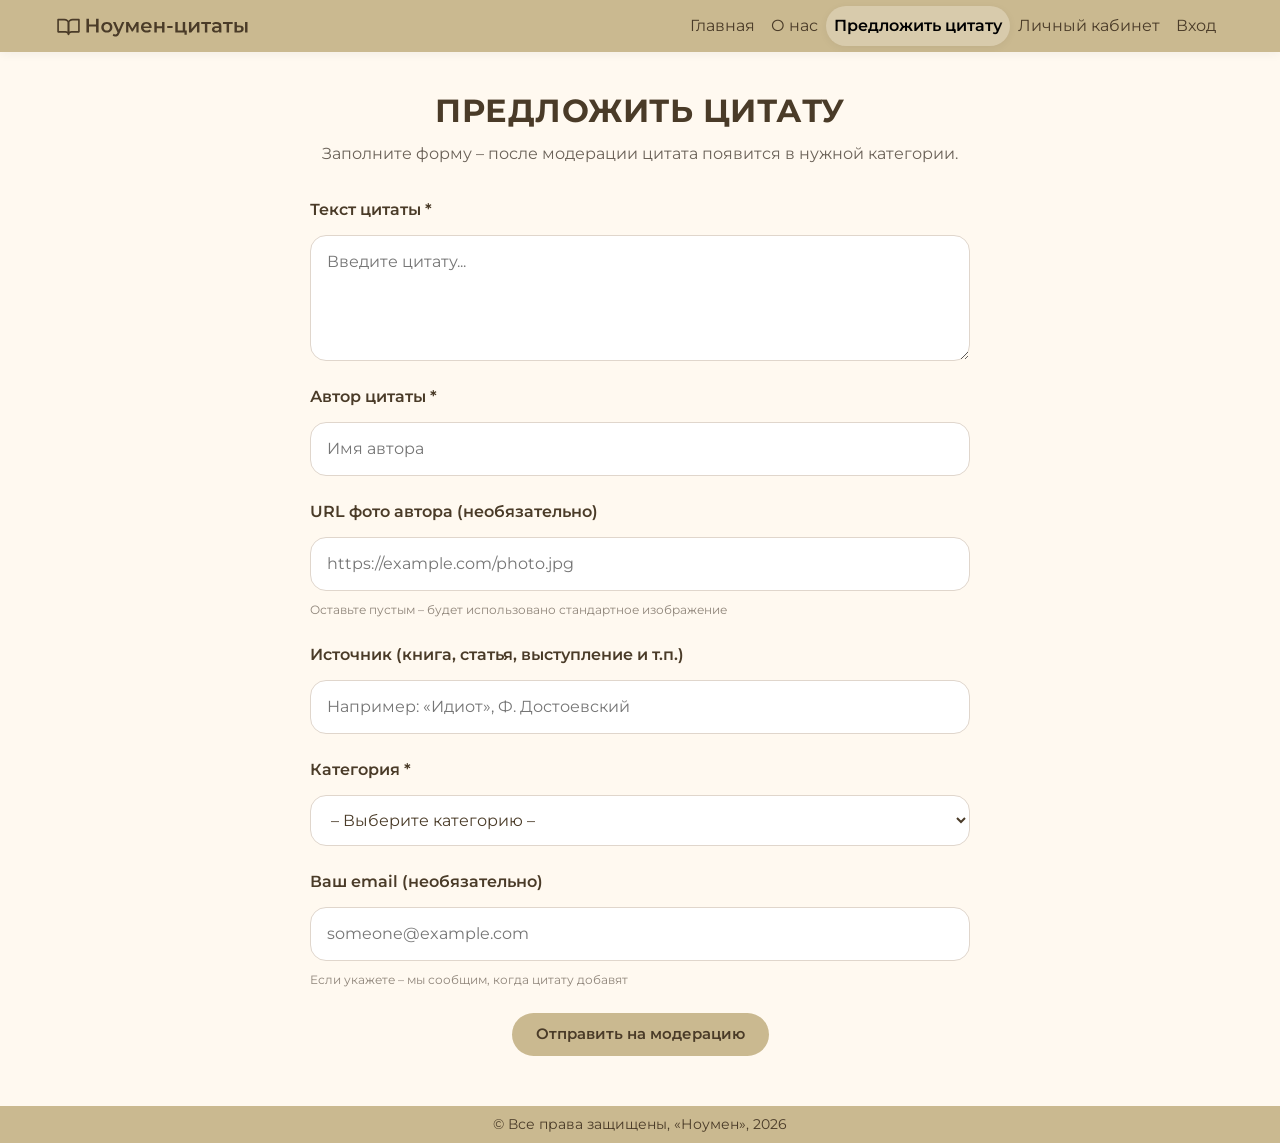
<file: suggest.html>
<!doctype html>
<html lang="ru">

<head>
  <meta charset="UTF-8" />
  <meta name="viewport" content="width=device-width, initial-scale=1.0, user-scalable=yes" />
  
  <title>Ноумен — Предложить цитату</title>
  <meta name="description" content="Поделитесь мудрой цитатой, которая вдохновила вас. После модерации она появится в коллекции Ноумен." />
  <meta name="keywords" content="предложить цитату, добавить цитату, поделиться мудростью" />
  <meta name="author" content="Ноумен" />
  
  <link href="https://cdn.jsdelivr.net/npm/bootstrap@5.3.8/dist/css/bootstrap.min.css" rel="stylesheet" />
  <link rel="stylesheet" href="style.css" />
</head>

<body>
  <header>
    <nav class="navbar navbar-expand-lg navbar-light">
      <div class="container">
        <a class="navbar-brand" href="index.html">
          <img src="./img/LOGOTRUE.svg" alt="Логотип Ноумен" width="160" />
        </a>
        <button class="navbar-toggler" type="button" data-bs-toggle="collapse" data-bs-target="#navbarNav">
          <span class="navbar-toggler-icon"></span>
        </button>
        <div class="collapse navbar-collapse" id="navbarNav">
          <ul class="navbar-nav ms-auto" id="mainNav">
            <li class="nav-item">
              <a class="nav-link" href="index.html">Главная</a>
            </li>
            <li class="nav-item">
              <a class="nav-link" href="about.html">О нас</a>
            </li>
            <li class="nav-item">
              <a class="nav-link active" href="suggest.html">Предложить цитату</a>
            </li>
            <li class="nav-item" id="profileLink">
              <a class="nav-link" href="profile.html">Личный кабинет</a>
            </li>
            <li class="nav-item" id="loginLink">
              <a class="nav-link" href="login.html">Вход</a>
            </li>
            <li class="nav-item" id="logoutLink" style="display: none;">
              <a class="nav-link" href="#" id="logoutNavBtn">Выйти</a>
            </li>
          </ul>
        </div>
      </div>
    </nav>
  </header>

  <main>
    <!-- Главный контейнер для большой формы по центру -->
    <div class="suggest-page-wrapper">
      <h2 class="suggest-title">ПРЕДЛОЖИТЬ ЦИТАТУ</h2>
      <p class="suggest-subtitle">Заполните форму – после модерации цитата появится в нужной категории.</p>

      <form id="suggestForm" class="suggest-form">
        <div class="form-group">
          <label for="quoteText">Текст цитаты *</label>
          <textarea id="quoteText" rows="4" required placeholder="Введите цитату..."></textarea>
        </div>

        <div class="form-group">
          <label for="authorName">Автор цитаты *</label>
          <input type="text" id="authorName" required placeholder="Имя автора" />
        </div>

        <div class="form-group">
          <label for="authorAvatar">URL фото автора (необязательно)</label>
          <input type="url" id="authorAvatar" placeholder="https://example.com/photo.jpg" />
          <small>Оставьте пустым – будет использовано стандартное изображение</small>
        </div>

        <div class="form-group">
          <label for="quoteSource">Источник (книга, статья, выступление и т.п.)</label>
          <input type="text" id="quoteSource" placeholder="Например: «Идиот», Ф. Достоевский" />
        </div>

        <div class="form-group">
          <label for="quoteCategory">Категория *</label>
          <select id="quoteCategory" required>
            <option value="">– Выберите категорию –</option>
            <option value="word">Слово и речь</option>
            <option value="science">Наука и познание</option>
            <option value="literature">Литература и искусство</option>
            <option value="philosophy">Философия и мышление</option>
          </select>
        </div>

        <div class="form-group">
          <label for="userEmail">Ваш email (необязательно)</label>
          <input type="email" id="userEmail" placeholder="someone@example.com" />
          <small>Если укажете – мы сообщим, когда цитату добавят</small>
        </div>

        <button type="submit" class="submit-btn">Отправить на модерацию</button>
        <div id="formMessage" class="form-message"></div>
      </form>
    </div>
  </main>

  <footer class="footer">
    <div class="footer-content">
      <p>© Все права защищены, «Ноумен», 2026</p>
    </div>
  </footer>

  <script src="https://cdn.jsdelivr.net/npm/bootstrap@5.3.8/dist/js/bootstrap.bundle.min.js"></script>
  <script src="script.js"></script>
</body>

</html>
</file>
<file: style.css>
@import url("https://fonts.googleapis.com/css2?family=Montserrat:wght@400;500;600;700&display=swap");

/* ==========================================
   ГЛОБАЛЬНЫЕ ПЕРЕМЕННЫЕ И СБРОС СТИЛЕЙ
   ========================================== */
:root {
  --font-family: "Montserrat", system-ui, -apple-system, "Segoe UI", sans-serif;

  --color-primary: #cab990;
  --color-primary-dark: #b8a77a;
  --color-bg: #fff9f0;
  --color-card-bg: #f9f3ea;
  --color-text-dark: #4a3b28;
  --color-text-medium: #6b6258;
  --color-text-light: #8f857a;
  --color-border: #e0d6cc;
  --color-white: #ffffff;
  --color-active: #ffffff;

  --text-xs: 12px;
  --text-sm: 14px;
  --text-base: 16px;
  --text-md: 20px;
  --text-lg: 28px;
  --text-xl: 36px;
}

* {
  margin: 0;
  padding: 0;
  box-sizing: border-box;
}

html,
body {
  min-height: 100vh;
  height: 100%;
}

body {
  font-family: var(--font-family);
  background-color: var(--color-bg);
  font-size: var(--text-base);
  color: var(--color-text-dark);
  display: flex;
  flex-direction: column;
}

main {
  flex: 1;
  padding-top: 20px;
  padding-bottom: 30px;
}

/* ==========================================
   БАЗОВЫЕ КОМПОНЕНТЫ (ШАПКА, ФУТЕР, ОБЁРТКИ)
   ========================================== */
header {
  background-color: var(--color-primary);
  padding: 4px 0;
  position: sticky;
  top: 0;
  z-index: 1000;
  box-shadow: 0 2px 10px rgba(0, 0, 0, 0.05);
}

.container,
.container-fluid {
  max-width: 1200px;
  margin: 0 auto;
  padding-left: 16px;
  padding-right: 16px;
}

.navbar {
  padding-top: 2px;
  padding-bottom: 2px;
}

.navbar-brand img {
  display: block;
  height: 25px;
  width: auto;
}

/* Стили для навигации с эффектами */
.nav-link {
  font-size: var(--text-base);
  color: var(--color-text-dark);
  transition: all 0.3s ease;
  position: relative;
  padding: 8px 16px;
  border-radius: 30px;
}

.nav-link:hover {
  color: var(--color-white);
  background-color: rgba(255, 255, 255, 0.2);
  transform: translateY(-2px);
}

.nav-link.active {
  color: var(--color-white);
  font-weight: 600;
  background-color: rgba(255, 255, 255, 0.25);
  box-shadow: 0 2px 8px rgba(0, 0, 0, 0.05);
}

/* Стили для бургер-меню */
.navbar-toggler {
  border: none;
  padding: 8px 10px;
  border-radius: 10px;
  transition: all 0.3s ease;
}

.navbar-toggler:hover {
  background-color: rgba(255, 255, 255, 0.2);
  transform: scale(1.05);
}

.navbar-toggler:focus {
  box-shadow: none;
}

.navbar-toggler-icon {
  transition: all 0.3s ease;
}

/* Анимация для бургер-меню при открытии */
.navbar-collapse {
  transition: all 0.3s ease;
}

.navbar-collapse.show {
  animation: slideDown 0.3s ease;
}

@keyframes slideDown {
  from {
    opacity: 0;
    transform: translateY(-10px);
  }

  to {
    opacity: 1;
    transform: translateY(0);
  }
}

.footer {
  background-color: var(--color-primary);
  padding: 8px 20px;
  margin-top: 0;
}

.footer-content {
  max-width: 600px;
  margin: 0 auto;
  text-align: center;
}

.footer-content p {
  font-size: var(--text-sm);
  color: var(--color-text-dark);
  margin: 0;
}

.content-wrapper {
  max-width: 900px;
  margin: 0 auto;
  padding: 15px 20px 20px 20px;
}

.double-divider {
  border: none;
  border-top: 2px solid var(--color-border);
  margin: 12px 0;
  opacity: 0.6;
}

/* ==========================================
   УНИВЕРСАЛЬНЫЕ ЗАГОЛОВКИ H2
   ========================================== */
h2 {
  font-size: var(--text-lg);
  margin-top: 0;
  margin-bottom: 24px;
  font-weight: 700;
  text-align: center;
  color: var(--color-text-dark);
  text-transform: uppercase;
  letter-spacing: 0.5px;
}

/* ==========================================
   БАННЕР НА ГЛАВНОЙ
   ========================================== */
.hero-banner {
  background: linear-gradient(135deg, #f9f3ea 0%, #e8dfd3 100%);
  border-radius: 30px;
  padding: 40px 32px;
  margin-bottom: 20px;
  text-align: center;
  box-shadow: 0 8px 20px rgba(0, 0, 0, 0.05);
  transition: transform 0.3s ease, box-shadow 0.3s ease;
}

.hero-banner:hover {
  transform: translateY(-3px);
  box-shadow: 0 12px 28px rgba(0, 0, 0, 0.1);
}

.hero-banner h1 {
  font-size: 32px;
  font-weight: 700;
  color: var(--color-text-dark);
  margin-bottom: 12px;
}

.hero-banner p {
  font-size: 18px;
  color: var(--color-text-medium);
  margin-bottom: 0;
}

/* ==========================================
   СПЕЦИАЛЬНЫЕ ЗАГОЛОВКИ ДЛЯ СТРАНИЦЫ "О НАС"
   ========================================== */
.about-page-title,
.employees-title,
.about-contact-title {
  font-size: var(--text-lg);
  font-weight: 700;
  text-align: left;
  color: var(--color-text-dark);
  text-transform: uppercase;
  letter-spacing: 0.5px;
  margin-bottom: 24px;
  padding-left: 16px;
  border-left: 4px solid var(--color-primary);
}

/* ==========================================
   СТИЛИ ДЛЯ ГЛАВНОЙ СТРАНИЦЫ
   ========================================== */
.category {
  background: linear-gradient(rgba(0, 0, 0, 0.3), rgba(0, 0, 0, 0.3)), url("./img/school.jpg") center/cover no-repeat;
  padding: 24px 20px;
  text-align: center;
  border-radius: 20px;
  transition: transform 0.3s ease;
}

.category:hover {
  transform: translateY(-3px);
}

.category h2 {
  font-size: var(--text-lg);
  margin-bottom: 16px;
  color: var(--color-white);
  font-weight: 800;
  font-style: italic;
  text-shadow: 2px 2px 4px rgba(0, 0, 0, 0.5);
  text-transform: none;
  text-align: center;
  border-left: none;
  padding-left: 0;
}

.topics-grid {
  display: grid;
  grid-template-columns: repeat(2, 1fr);
  gap: 12px;
}

.topic-card {
  background: rgba(255, 255, 255, 0.9);
  border-radius: 12px;
  padding: 14px;
  text-align: center;
  font-size: var(--text-base);
  font-weight: 500;
  color: var(--color-text-dark);
  text-decoration: none;
  transition: all 0.3s ease;
  backdrop-filter: blur(2px);
}

.topic-card:hover {
  background: var(--color-primary);
  color: var(--color-white);
  transform: translateY(-3px) scale(1.02);
  box-shadow: 0 6px 14px rgba(0, 0, 0, 0.15);
}

/* ==========================================
   СТИЛИ ДЛЯ СТРАНИЦ-КАТЕГОРИЙ
   ========================================== */
.search-box {
  position: relative;
  margin-bottom: 20px;
  max-width: 100%;
}

.search-input {
  width: 100%;
  padding: 12px 46px 12px 18px;
  font-size: 15px;
  font-family: var(--font-family);
  background: var(--color-white);
  border: 1.5px solid var(--color-border);
  border-radius: 40px;
  color: var(--color-text-dark);
  transition: all 0.3s ease;
}

.search-input:focus {
  outline: none;
  border-color: var(--color-primary);
  box-shadow: 0 0 0 3px rgba(202, 185, 144, 0.2);
  transform: translateY(-1px);
}

.search-input::placeholder {
  color: var(--color-text-light);
  font-style: italic;
}

.search-clear {
  position: absolute;
  right: 12px;
  top: 50%;
  transform: translateY(-50%);
  background: none;
  border: none;
  font-size: 18px;
  color: var(--color-text-light);
  cursor: pointer;
  padding: 6px;
  display: none;
  transition: all 0.2s;
}

.search-clear:hover {
  color: var(--color-text-dark);
  transform: translateY(-50%) scale(1.1);
}

.no-results {
  text-align: center;
  padding: 30px 20px;
  color: var(--color-text-light);
  font-size: 16px;
  font-style: italic;
}

.quotes-section {
  padding-top: 2px;
  margin-bottom: 16px;
}

.quotes-container {
  display: flex;
  flex-direction: column;
  gap: 16px;
}

.quote-card {
  background: var(--color-white);
  border-radius: 20px;
  padding: 18px;
  box-shadow: 0 2px 8px rgba(0, 0, 0, 0.05);
  transition: all 0.3s ease;
}

.quote-card:hover {
  transform: translateY(-4px);
  box-shadow: 0 12px 24px rgba(0, 0, 0, 0.1);
}

.quote-content {
  display: flex;
  flex-direction: column;
  gap: 14px;
}

.quote-text {
  font-style: italic;
  font-weight: 400;
  font-size: var(--text-base);
  color: var(--color-text-dark);
  line-height: 1.5;
  margin: 0;
}

.quote-footer {
  display: flex;
  align-items: center;
  justify-content: space-between;
  gap: 10px;
}

.quote-author {
  display: flex;
  align-items: center;
  gap: 10px;
  flex: 1;
  transition: transform 0.2s ease;
}

.quote-card:hover .quote-author {
  transform: translateX(3px);
}

.author-avatar {
  width: 40px;
  height: 40px;
  border-radius: 50%;
  overflow: hidden;
  background-color: var(--color-card-bg);
  flex-shrink: 0;
  transition: all 0.3s ease;
}

.quote-card:hover .author-avatar {
  transform: scale(1.05);
  box-shadow: 0 2px 8px rgba(0, 0, 0, 0.1);
}

.author-avatar img {
  width: 100%;
  height: 100%;
  object-fit: cover;
}

.author-name {
  font-weight: 500;
  font-size: var(--text-xs);
  color: var(--color-text-light);
  letter-spacing: 0.5px;
  transition: color 0.2s ease;
}

.quote-card:hover .author-name {
  color: var(--color-primary-dark);
}

/* Сердечко */
.heart-btn {
  background: none;
  border: none;
  cursor: pointer;
  padding: 6px;
  margin: -6px;
  display: inline-flex;
  align-items: center;
  justify-content: center;
  flex-shrink: 0;
  transition: all 0.2s ease;
}

.heart-btn:hover {
  transform: scale(1.15);
}

.heart-icon {
  width: 24px;
  height: 24px;
  fill: none;
  stroke: var(--color-primary);
  stroke-width: 2;
  transition: all 0.2s ease;
}

.heart-btn.liked .heart-icon {
  fill: #e55a5a;
  stroke: #e55a5a;
  animation: heartPop 0.3s ease;
}

@keyframes heartPop {
  0% {
    transform: scale(1);
  }

  50% {
    transform: scale(1.3);
  }

  100% {
    transform: scale(1);
  }
}

.show-more-btn {
  display: block;
  width: 220px;
  margin: 25px auto;
  padding: 12px 20px;
  background: #cab990;
  border: none;
  border-radius: 40px;
  font-family: inherit;
  font-size: 14px;
  font-weight: 600;
  color: #4a3b28;
  cursor: pointer;
  transition: all 0.3s ease;
}

.show-more-btn:hover {
  background: #b8a77a;
  transform: translateY(-2px) scale(1.02);
  box-shadow: 0 4px 12px rgba(0, 0, 0, 0.1);
}

/* ==========================================
   СТИЛИ ДЛЯ ЛИЧНОГО КАБИНЕТА
   ========================================== */
.profile-container {
  display: flex;
  gap: 24px;
  flex-wrap: wrap;
  align-items: flex-start;
  padding: 8px 0;
}

.profile-sidebar {
  flex: 0 0 auto;
}

.avatar-circle {
  width: 140px;
  height: 140px;
  border-radius: 50%;
  background: linear-gradient(135deg, #e8dfd3, #d6cbbc);
  border: 3px solid var(--color-primary);
  overflow: hidden;
  display: flex;
  align-items: center;
  justify-content: center;
  transition: all 0.3s ease;
}

.avatar-circle:hover {
  transform: scale(1.02);
  box-shadow: 0 4px 12px rgba(0, 0, 0, 0.1);
}

.avatar-circle img {
  width: 100%;
  height: 100%;
  object-fit: cover;
}

.profile-form-container {
  flex: 1;
  min-width: 250px;
}

.profile-form {
  display: flex;
  flex-direction: column;
  gap: 14px;
}

.form-group {
  display: flex;
  flex-direction: column;
  gap: 5px;
}

.form-group label {
  font-size: var(--text-sm);
  font-weight: 600;
  color: var(--color-text-dark);
}

.form-group input,
.form-group textarea,
.form-group select {
  background: var(--color-white);
  border: 1.5px solid var(--color-border);
  border-radius: 10px;
  padding: 10px 14px;
  font-family: var(--font-family);
  font-size: var(--text-base);
  color: var(--color-text-dark);
  transition: all 0.3s ease;
}

.form-group input:focus,
.form-group textarea:focus,
.form-group select:focus {
  outline: none;
  border-color: var(--color-primary);
  box-shadow: 0 0 0 3px rgba(202, 185, 144, 0.2);
  transform: translateY(-1px);
}

.form-hint {
  font-size: var(--text-xs);
  color: var(--color-text-medium);
}

.form-actions {
  display: flex;
  gap: 10px;
  margin-top: 6px;
}

.btn-cancel,
.btn-save {
  padding: 8px 24px;
  font-family: var(--font-family);
  font-size: var(--text-sm);
  font-weight: 600;
  border-radius: 40px;
  cursor: pointer;
  transition: all 0.3s ease;
}

.btn-cancel {
  background: transparent;
  border: 1.5px solid var(--color-border);
  color: var(--color-text-dark);
}

.btn-cancel:hover {
  border-color: var(--color-primary);
  background-color: rgba(202, 185, 144, 0.1);
  transform: translateY(-2px);
}

.btn-save {
  background: var(--color-primary);
  border: none;
  color: var(--color-text-dark);
}

.btn-save:hover {
  background: var(--color-primary-dark);
  transform: translateY(-2px);
  box-shadow: 0 4px 12px rgba(0, 0, 0, 0.1);
}

.save-message {
  margin-top: 6px;
  font-size: var(--text-sm);
  text-align: center;
  padding: 3px;
}

.save-message.success {
  color: #2b6e2b;
}

.save-message.error {
  color: #c0392b;
}

.empty-quotes-text {
  text-align: center;
  padding: 20px 0;
  color: #8f857a;
  font-size: 14px;
  font-style: italic;
}

/* ==========================================
   СТИЛИ ДЛЯ СТРАНИЦ АВТОРИЗАЦИИ
   ========================================== */
.login-container,
.register-container {
  display: flex;
  align-items: flex-start;
  justify-content: center;
  padding: 40px 16px 30px 16px;
}

.login-card,
.register-card {
  background-color: var(--color-card-bg);
  border-radius: 20px;
  box-shadow: 0 6px 20px rgba(0, 0, 0, 0.06);
  max-width: 420px;
  width: 100%;
  transition: all 0.3s ease;
}

.login-card:hover,
.register-card:hover {
  transform: translateY(-3px);
  box-shadow: 0 12px 28px rgba(0, 0, 0, 0.1);
}

.login-card-body,
.register-card-body {
  padding: 28px 24px;
}

.login-title,
.register-title {
  font-size: var(--text-xl);
  font-weight: 700;
  color: var(--color-text-dark);
  text-align: center;
  margin-bottom: 24px;
}

.login-form-group,
.register-form-group {
  margin-bottom: 18px;
}

.login-label,
.register-label {
  display: block;
  font-size: var(--text-base);
  font-weight: 600;
  color: var(--color-text-dark);
  margin-bottom: 6px;
}

.login-input,
.register-input {
  width: 100%;
  padding: 12px 14px;
  font-size: var(--text-base);
  font-family: var(--font-family);
  border: 1.5px solid var(--color-border);
  border-radius: 12px;
  background-color: var(--color-white);
  color: var(--color-text-dark);
  transition: all 0.3s ease;
}

.login-input:focus,
.register-input:focus {
  outline: none;
  border-color: var(--color-primary);
  box-shadow: 0 0 0 3px rgba(202, 185, 144, 0.2);
  transform: translateY(-1px);
}

.login-btn,
.register-btn {
  width: 100%;
  padding: 12px 18px;
  background-color: var(--color-primary);
  border: none;
  border-radius: 40px;
  font-size: var(--text-base);
  font-weight: 700;
  color: var(--color-text-dark);
  cursor: pointer;
  margin-top: 6px;
  font-family: var(--font-family);
  transition: all 0.3s ease;
}

.login-btn:hover,
.register-btn:hover {
  background-color: var(--color-primary-dark);
  transform: translateY(-2px);
  box-shadow: 0 4px 12px rgba(0, 0, 0, 0.1);
}

.login-register-link,
.register-login-link {
  text-align: center;
  margin-top: 20px;
  font-size: var(--text-base);
  color: var(--color-text-dark);
}

.login-register-link a,
.register-login-link a {
  color: var(--color-text-dark);
  text-decoration: none;
  font-weight: 600;
  transition: all 0.2s;
}

.login-register-link a:hover,
.register-login-link a:hover {
  text-decoration: underline;
  opacity: 0.7;
}

.register-error-message {
  font-size: var(--text-xs);
  color: #d9534f;
  margin-top: 5px;
  display: none;
  font-weight: 500;
}

.register-error-message.show {
  display: block;
}

.register-input-error {
  border-color: #d9534f;
  background-color: #fff8f8;
}

/* ==========================================
   СТИЛИ ДЛЯ СТРАНИЦЫ "О НАС"
   ========================================== */
.about-description {
  background: linear-gradient(135deg, #ffffff 0%, #fefaf5 100%);
  border-radius: 24px;
  padding: 24px 28px;
  margin-bottom: 40px;
  box-shadow: 0 4px 16px rgba(0, 0, 0, 0.05);
  border: 1px solid rgba(202, 185, 144, 0.15);
  transition: all 0.3s ease;
}

.about-description:hover {
  transform: translateY(-3px);
  box-shadow: 0 12px 28px rgba(0, 0, 0, 0.08);
}

.about-description p {
  font-size: 16px;
  line-height: 1.6;
  margin-bottom: 14px;
  color: #4a3b28;
}

.about-inline-link {
  color: #4a3b28;
  text-decoration: underline;
  text-underline-offset: 3px;
  font-weight: 500;
  transition: color 0.2s;
}

.about-inline-link:hover {
  color: #cab990;
}

/* ==========================================
   КАРУСЕЛЬ "ЖИЗНЬ ЦЕНТРА" (Swiper)
   ========================================== */
.life-section {
  margin: 20px 0 40px;
  background: transparent;
  border-radius: 0;
  padding: 0;
}

.life-swiper {
  width: 100%;
  height: auto;
  border-radius: 24px;
  overflow: hidden;
  box-shadow: 0 8px 24px rgba(0, 0, 0, 0.1);
}

.life-swiper .swiper-slide {
  text-align: center;
  background: transparent;
  display: flex;
  justify-content: center;
  align-items: center;
}

.life-swiper .swiper-slide img {
  display: block;
  width: 100%;
  height: 450px;
  object-fit: cover;
  border-radius: 24px;
  transition: transform 0.5s ease;
}

.life-swiper .swiper-slide:hover img {
  transform: scale(1.02);
}

/* Навигация */
.life-swiper .swiper-button-next,
.life-swiper .swiper-button-prev {
  color: var(--color-white);
  background: rgba(0, 0, 0, 0.4);
  width: 44px;
  height: 44px;
  border-radius: 50%;
  transition: all 0.3s ease;
}

.life-swiper .swiper-button-next:after,
.life-swiper .swiper-button-prev:after {
  font-size: 20px;
  font-weight: bold;
}

.life-swiper .swiper-button-next:hover,
.life-swiper .swiper-button-prev:hover {
  background: rgba(202, 185, 144, 0.8);
  transform: scale(1.05);
}

/* Пагинация */
.life-swiper .swiper-pagination-bullet {
  width: 10px;
  height: 10px;
  background: var(--color-primary);
  opacity: 0.5;
  transition: all 0.3s ease;
}

.life-swiper .swiper-pagination-bullet-active {
  opacity: 1;
  background: var(--color-primary-dark);
  transform: scale(1.2);
}

/* Адаптив для карусели */
@media (max-width: 768px) {
  .life-swiper .swiper-slide img {
    height: 300px;
  }

  .life-swiper .swiper-button-next,
  .life-swiper .swiper-button-prev {
    width: 32px;
    height: 32px;
  }

  .life-swiper .swiper-button-next:after,
  .life-swiper .swiper-button-prev:after {
    font-size: 14px;
  }
}

@media (max-width: 480px) {
  .life-swiper .swiper-slide img {
    height: 220px;
  }

  .life-swiper .swiper-button-next,
  .life-swiper .swiper-button-prev {
    display: none;
  }
}

/* Цветной фон для секции контактов */
.about-contact {
  background: linear-gradient(135deg, #f9f3ea 0%, #f5ede0 100%);
  border-radius: 32px;
  padding: 30px 20px;
  margin-top: 20px;
}

.about-contact-grid {
  display: grid;
  grid-template-columns: 1fr 1.2fr;
  gap: 30px;
}

.about-contact-info {
  display: flex;
  flex-direction: column;
  gap: 20px;
}

.about-contact-item {
  display: flex;
  align-items: flex-start;
  gap: 18px;
  background-color: #ffffff;
  border-radius: 20px;
  padding: 18px 22px;
  box-shadow: 0 4px 12px rgba(0, 0, 0, 0.05);
  transition: all 0.3s ease;
  border: 1px solid rgba(202, 185, 144, 0.2);
}

.about-contact-item:hover {
  transform: translateY(-3px);
  box-shadow: 0 12px 24px rgba(0, 0, 0, 0.1);
}

.about-contact-icon {
  flex-shrink: 0;
  width: 48px;
  height: 48px;
  background-color: #f9f3ea;
  border-radius: 16px;
  display: flex;
  align-items: center;
  justify-content: center;
  color: #cab990;
  transition: all 0.3s ease;
}

.about-contact-item:hover .about-contact-icon {
  background-color: #cab990;
  color: #ffffff;
  transform: rotate(5deg);
}

.about-contact-icon svg {
  width: 24px;
  height: 24px;
}

.about-contact-text h3 {
  font-size: 18px;
  font-weight: 600;
  margin-bottom: 6px;
  color: #4a3b28;
}

.about-contact-text p {
  font-size: 15px;
  color: #6b6258;
  margin: 0;
  line-height: 1.5;
}

.about-contact-text a {
  color: #6b6258;
  text-decoration: none;
  transition: color 0.2s;
}

.about-contact-text a:hover {
  color: #cab990;
}

.about-contact-map {
  border-radius: 24px;
  overflow: hidden;
  box-shadow: 0 6px 18px rgba(0, 0, 0, 0.08);
  min-height: 280px;
  transition: all 0.3s ease;
}

.about-contact-map:hover {
  transform: translateY(-3px);
  box-shadow: 0 12px 28px rgba(0, 0, 0, 0.12);
}

/* ==========================================
   СТИЛИ ДЛЯ СТРАНИЦЫ ПРЕДЛОЖЕНИЯ ЦИТАТЫ (УВЕЛИЧЕННАЯ ФОРМА)
   ========================================== */
.suggest-page-wrapper {
  max-width: 700px;
  margin: 0 auto;
  padding: 20px;
}

.suggest-title {
  text-align: center;
  font-size: 32px;
  margin-bottom: 12px;
  font-weight: 700;
  color: var(--color-text-dark);
}

.suggest-subtitle {
  text-align: center;
  font-size: 16px;
  margin-bottom: 32px;
  color: var(--color-text-medium);
}

.suggest-form .form-group {
  margin-bottom: 24px;
}

.suggest-form label {
  font-size: 16px;
  font-weight: 600;
  margin-bottom: 8px;
  color: var(--color-text-dark);
  display: block;
}

.suggest-form input,
.suggest-form textarea,
.suggest-form select {
  width: 100%;
  padding: 14px 16px;
  font-size: 16px;
  font-family: var(--font-family);
  background: var(--color-white);
  border: 1.5px solid var(--color-border);
  border-radius: 16px;
  color: var(--color-text-dark);
  transition: all 0.3s ease;
}

.suggest-form input:focus,
.suggest-form textarea:focus,
.suggest-form select:focus {
  outline: none;
  border-color: var(--color-primary);
  box-shadow: 0 0 0 3px rgba(202, 185, 144, 0.2);
  transform: translateY(-1px);
}

.suggest-form textarea {
  min-height: 120px;
  resize: vertical;
}

.suggest-form small {
  display: block;
  margin-top: 5px;
  font-size: 12px;
  color: var(--color-text-light);
}

.suggest-form .submit-btn {
  padding: 10px 24px;
  font-size: 15px;
  min-width: 180px;
  display: block;
  margin: 0 auto;
  background-color: var(--color-primary);
  border: none;
  border-radius: 40px;
  font-weight: 600;
  cursor: pointer;
  font-family: var(--font-family);
  color: var(--color-text-dark);
  transition: all 0.3s ease;
}

.suggest-form .submit-btn:hover {
  background-color: var(--color-primary-dark);
  transform: translateY(-2px);
  box-shadow: 0 4px 12px rgba(0, 0, 0, 0.1);
}

/* ==========================================
   СТИЛИ ДЛЯ АДМИН-ПАНЕЛИ
   ========================================== */
.admin-panel {
  max-width: 800px;
}

.admin-add-form {
  background: var(--color-white);
  border-radius: 24px;
  padding: 28px;
  margin-bottom: 32px;
  box-shadow: 0 4px 12px rgba(0, 0, 0, 0.05);
  transition: all 0.3s ease;
}

.admin-add-form:hover {
  transform: translateY(-2px);
  box-shadow: 0 8px 20px rgba(0, 0, 0, 0.08);
}

.admin-add-form h3 {
  font-size: 20px;
  margin-bottom: 24px;
  font-weight: 600;
  color: var(--color-text-dark);
  border-left: 4px solid var(--color-primary);
  padding-left: 12px;
}

.admin-add-form .form-group {
  margin-bottom: 20px;
}

.admin-add-form label {
  font-weight: 600;
  margin-bottom: 8px;
  display: block;
  color: var(--color-text-dark);
}

.admin-add-form input,
.admin-add-form textarea,
.admin-add-form select {
  width: 100%;
  padding: 10px 14px;
  border: 1.5px solid var(--color-border);
  border-radius: 12px;
  font-family: var(--font-family);
  font-size: 14px;
  background: var(--color-white);
  transition: all 0.3s ease;
}

.admin-add-form input:focus,
.admin-add-form textarea:focus,
.admin-add-form select:focus {
  outline: none;
  border-color: var(--color-primary);
  box-shadow: 0 0 0 3px rgba(202, 185, 144, 0.2);
}

.admin-section {
  background: var(--color-white);
  border-radius: 24px;
  padding: 24px;
  margin-bottom: 32px;
  box-shadow: 0 4px 12px rgba(0, 0, 0, 0.05);
  transition: all 0.3s ease;
}

.admin-section:hover {
  transform: translateY(-2px);
  box-shadow: 0 8px 20px rgba(0, 0, 0, 0.08);
}

.admin-section h3 {
  font-size: 22px;
  margin-bottom: 20px;
  font-weight: 600;
  color: var(--color-text-dark);
  border-left: 4px solid var(--color-primary);
  padding-left: 12px;
}

.admin-quote-card {
  background: #f9f9f9;
  border-radius: 16px;
  padding: 16px;
  margin-bottom: 16px;
  border: 1px solid var(--color-border);
  transition: all 0.3s ease;
}

.admin-quote-card:hover {
  box-shadow: 0 6px 16px rgba(0, 0, 0, 0.08);
  transform: translateY(-2px);
  background: #ffffff;
}

.admin-quote-card p {
  margin: 6px 0;
}

.admin-actions {
  display: flex;
  gap: 12px;
  margin-top: 12px;
  flex-wrap: wrap;
}

.admin-actions button {
  padding: 6px 14px;
  border: none;
  border-radius: 30px;
  cursor: pointer;
  font-size: 13px;
  font-weight: 500;
  transition: all 0.3s ease;
}

.approve-btn {
  background-color: #d4edda;
  color: #155724;
}

.approve-btn:hover {
  background-color: #c3e6cb;
  transform: translateY(-2px);
  box-shadow: 0 2px 6px rgba(0, 0, 0, 0.1);
}

.reject-btn {
  background-color: #f8d7da;
  color: #721c24;
}

.reject-btn:hover {
  background-color: #f5c6cb;
  transform: translateY(-2px);
  box-shadow: 0 2px 6px rgba(0, 0, 0, 0.1);
}

.edit-btn {
  background-color: #fff3cd;
  color: #856404;
}

.edit-btn:hover {
  background-color: #ffe69c;
  transform: translateY(-2px);
  box-shadow: 0 2px 6px rgba(0, 0, 0, 0.1);
}

.delete-approved-btn,
.delete-rejected-btn {
  background-color: #f8d7da;
  color: #721c24;
}

.delete-approved-btn:hover,
.delete-rejected-btn:hover {
  background-color: #f5c6cb;
  transform: translateY(-2px);
  box-shadow: 0 2px 6px rgba(0, 0, 0, 0.1);
}

/* Модальное окно */
.modal {
  display: none;
  position: fixed;
  z-index: 2000;
  left: 0;
  top: 0;
  width: 100%;
  height: 100%;
  background-color: rgba(0, 0, 0, 0.5);
  align-items: center;
  justify-content: center;
}

.modal-content {
  background-color: var(--color-white);
  margin: auto;
  padding: 28px;
  border-radius: 28px;
  width: 90%;
  max-width: 500px;
  position: relative;
  box-shadow: 0 10px 30px rgba(0, 0, 0, 0.2);
  animation: modalSlideIn 0.3s ease;
}

@keyframes modalSlideIn {
  from {
    opacity: 0;
    transform: translateY(-30px);
  }

  to {
    opacity: 1;
    transform: translateY(0);
  }
}

.close-modal {
  position: absolute;
  right: 20px;
  top: 15px;
  font-size: 28px;
  font-weight: bold;
  cursor: pointer;
  color: var(--color-text-light);
  transition: all 0.2s;
}

.close-modal:hover {
  color: var(--color-text-dark);
  transform: scale(1.1);
}

.modal-content .form-group {
  margin-bottom: 18px;
}

.modal-content label {
  display: block;
  margin-bottom: 6px;
  font-weight: 600;
}

/* ==========================================
   КНОПКА "НАВЕРХ"
   ========================================== */
.scroll-to-top {
  position: fixed;
  bottom: 70px;
  right: 16px;
  width: 44px;
  height: 44px;
  background-color: var(--color-primary);
  border: none;
  border-radius: 50%;
  display: flex;
  align-items: center;
  justify-content: center;
  cursor: pointer;
  box-shadow: 0 4px 12px rgba(0, 0, 0, 0.15);
  transition: all 0.3s ease;
  z-index: 1000;
  opacity: 0;
  visibility: hidden;
}

.scroll-to-top.show {
  opacity: 1;
  visibility: visible;
}

.scroll-to-top:hover {
  background-color: var(--color-primary-dark);
  transform: translateY(-3px);
  box-shadow: 0 6px 16px rgba(0, 0, 0, 0.2);
}

.scroll-to-top svg {
  width: 22px;
  height: 22px;
  fill: none;
  stroke: var(--color-text-dark);
  stroke-width: 2.5;
  transition: stroke 0.2s;
}

.scroll-to-top:hover svg {
  stroke: var(--color-white);
}

/* ==========================================
   АДАПТИВНОСТЬ
   ========================================== */
@media (max-width: 768px) {
  :root {
    --text-base: 15px;
    --text-md: 18px;
    --text-lg: 22px;
    --text-xl: 28px;
  }

  main {
    padding-top: 15px;
  }

  .profile-container {
    flex-direction: column;
    align-items: center;
    gap: 16px;
  }

  .avatar-circle {
    width: 120px;
    height: 120px;
  }

  .about-contact-grid {
    grid-template-columns: 1fr;
    gap: 24px;
  }

  .about-contact-map {
    min-height: 260px;
  }

  .about-contact-item {
    padding: 16px 20px;
  }

  .hero-banner {
    padding: 30px 24px;
  }

  .hero-banner h1 {
    font-size: 28px;
  }

  .hero-banner p {
    font-size: 16px;
  }

  .suggest-page-wrapper {
    max-width: 100%;
    padding: 15px;
  }

  .suggest-title {
    font-size: 24px;
  }

  .suggest-subtitle {
    font-size: 14px;
    margin-bottom: 24px;
  }

  .suggest-form input,
  .suggest-form textarea,
  .suggest-form select {
    padding: 12px 14px;
    font-size: 14px;
  }

  .submit-btn {
    width: 100%;
    padding: 12px 20px;
  }
}

@media (max-width: 480px) {
  :root {
    --text-base: 14px;
    --text-lg: 20px;
    --text-xl: 26px;
  }

  main {
    padding-top: 12px;
  }

  .topics-grid {
    grid-template-columns: 1fr;
    gap: 10px;
  }

  .about-description {
    padding: 18px 20px;
  }

  .about-description p {
    font-size: 14px;
  }

  .about-contact-item {
    padding: 14px 16px;
  }

  .about-contact-icon {
    width: 42px;
    height: 42px;
  }

  .about-contact-icon svg {
    width: 20px;
    height: 20px;
  }

  .about-contact-text h3 {
    font-size: 16px;
  }

  .about-contact-text p {
    font-size: 14px;
  }

  .about-contact-map {
    min-height: 220px;
  }

  .admin-quote-card {
    padding: 16px;
  }

  .admin-actions {
    flex-wrap: wrap;
  }

  .hero-banner {
    padding: 24px 20px;
  }

  .hero-banner h1 {
    font-size: 24px;
  }

  .hero-banner p {
    font-size: 14px;
  }

  .submit-btn {
    width: 100%;
    min-width: auto;
  }

  .suggest-title {
    font-size: 20px;
  }

  .suggest-subtitle {
    font-size: 12px;
  }

  .suggest-form .form-group {
    margin-bottom: 18px;
  }
}

/* ==========================================
   СПЕЦИАЛЬНЫЕ ПРАВКИ ДЛЯ ЭКРАНА 375x880 (компактная версия)
   ========================================== */
@media (max-width: 375px) and (max-height: 880px) {
  main {
    padding-top: 10px;
  }

  .content-wrapper {
    padding: 10px 12px 15px 12px;
  }

  .hero-banner {
    padding: 16px 12px;
    margin-bottom: 12px;
  }

  .hero-banner h1 {
    font-size: 18px;
    margin-bottom: 4px;
  }

  .hero-banner p {
    font-size: 11px;
    margin-bottom: 0;
    line-height: 1.3;
  }

  .suggest-title {
    margin-bottom: 6px;
  }

  .suggest-subtitle {
    margin-top: 0;
    margin-bottom: 14px;
    font-size: 11px;
    line-height: 1.3;
  }

  .suggest-form {
    margin-top: 0;
  }

  .suggest-form .form-group {
    margin-bottom: 12px;
  }

  .suggest-form label {
    margin-bottom: 4px;
    font-size: 12px;
  }

  .suggest-form input,
  .suggest-form textarea,
  .suggest-form select {
    padding: 8px 12px;
    font-size: 12px;
  }

  .submit-btn {
    padding: 8px 16px;
    font-size: 13px;
    min-width: 140px;
    width: auto;
    margin-top: 4px;
  }

  .category {
    padding: 16px 12px;
  }

  .category h2 {
    font-size: 18px;
  }

  .topic-card {
    padding: 10px;
    font-size: 13px;
  }

  .quotes-section h2 {
    font-size: 18px;
    margin-bottom: 12px;
  }

  .quote-card {
    padding: 12px;
  }

  .quote-text {
    font-size: 13px;
  }

  .author-avatar {
    width: 32px;
    height: 32px;
  }

  .author-name {
    font-size: 9px;
  }

  .heart-icon {
    width: 20px;
    height: 20px;
  }

  .search-input {
    padding: 10px 40px 10px 14px;
    font-size: 13px;
  }

  .show-more-btn {
    width: 180px;
    padding: 10px 16px;
    font-size: 13px;
    margin: 20px auto;
  }

  .footer {
    padding: 6px 12px;
  }

  .footer-content p {
    font-size: 10px;
  }

  .about-description {
    padding: 14px 16px;
    margin-bottom: 24px;
  }

  .about-contact {
    padding: 20px 12px;
  }

  .about-contact-item {
    padding: 10px 12px;
    gap: 10px;
  }

  .about-contact-icon {
    width: 32px;
    height: 32px;
  }

  .about-contact-icon svg {
    width: 16px;
    height: 16px;
  }

  .about-contact-text h3 {
    font-size: 13px;
  }

  .about-contact-text p {
    font-size: 11px;
  }

  .about-contact-map {
    min-height: 160px;
  }

  .admin-quote-card {
    padding: 12px;
  }

  .admin-actions button {
    padding: 4px 8px;
    font-size: 11px;
  }

  .admin-add-form {
    padding: 16px;
  }

  .admin-add-form h3 {
    font-size: 16px;
    margin-bottom: 16px;
  }

  .admin-add-form .form-group {
    margin-bottom: 12px;
  }

  .admin-section {
    padding: 16px;
  }

  .admin-section h3 {
    font-size: 16px;
    margin-bottom: 12px;
  }

  .double-divider {
    margin: 8px 0;
  }
}

/* ==========================================
   ОБЩИЕ СТИЛИ ДЛЯ КНОПОК submit-btn
   ========================================== */
.submit-btn {
  background-color: var(--color-primary);
  border: none;
  border-radius: 40px;
  padding: 10px 24px;
  font-size: 14px;
  font-weight: 600;
  color: var(--color-text-dark);
  cursor: pointer;
  font-family: var(--font-family);
  transition: all 0.3s ease;
  display: inline-block;
}

.submit-btn:hover {
  background-color: var(--color-primary-dark);
  transform: translateY(-2px);
  box-shadow: 0 4px 12px rgba(0, 0, 0, 0.1);
}

.show-more-btn {
  margin-bottom: 5px;
}

@media (max-width: 375px) and (max-height: 880px) {

  button.submit-btn,
  .submit-btn,
  .suggest-form .submit-btn {
    margin-top: 30px;
  }
}

/* ==========================================
   КНОПКА КОПИРОВАНИЯ
   ========================================== */
.copy-quote-btn {
  background: none;
  border: none;
  cursor: pointer;
  padding: 6px;
  margin: -6px;
  display: inline-flex;
  align-items: center;
  justify-content: center;
  flex-shrink: 0;
  transition: all 0.2s ease;
  color: var(--color-text-light);
}

.copy-quote-btn:hover {
  color: var(--color-primary-dark);
  transform: scale(1.1);
}

.copy-quote-btn svg {
  width: 20px;
  height: 20px;
}

.copy-toast {
  position: fixed;
  bottom: 30px;
  left: 50%;
  transform: translateX(-50%);
  background: #e0d6cc;
  color: #4a3b28;
  padding: 8px 20px;
  border-radius: 40px;
  font-size: 14px;
  font-weight: 500;
  z-index: 2000;
  opacity: 0;
  transition: opacity 0.3s ease;
  pointer-events: none;
  text-align: center;
  white-space: nowrap;
}

.copy-toast.show {
  opacity: 1;
}
</file>
